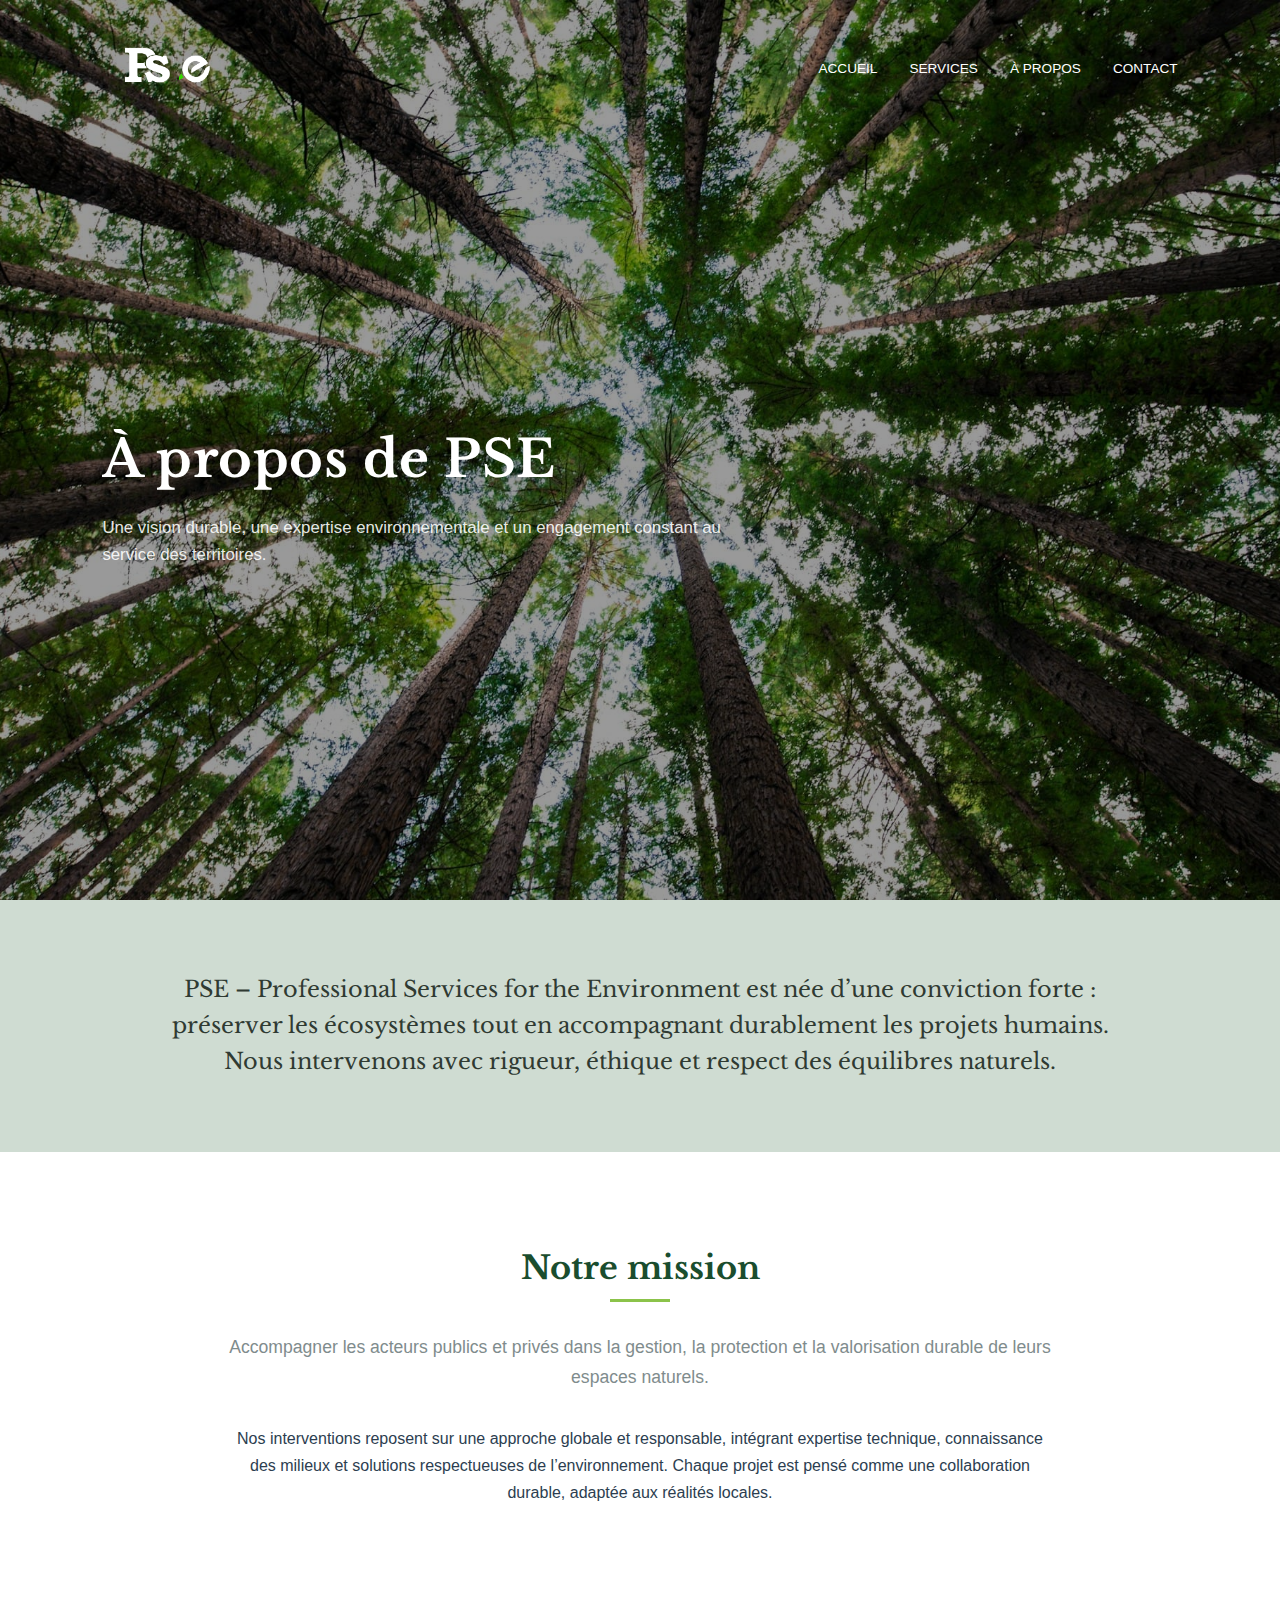
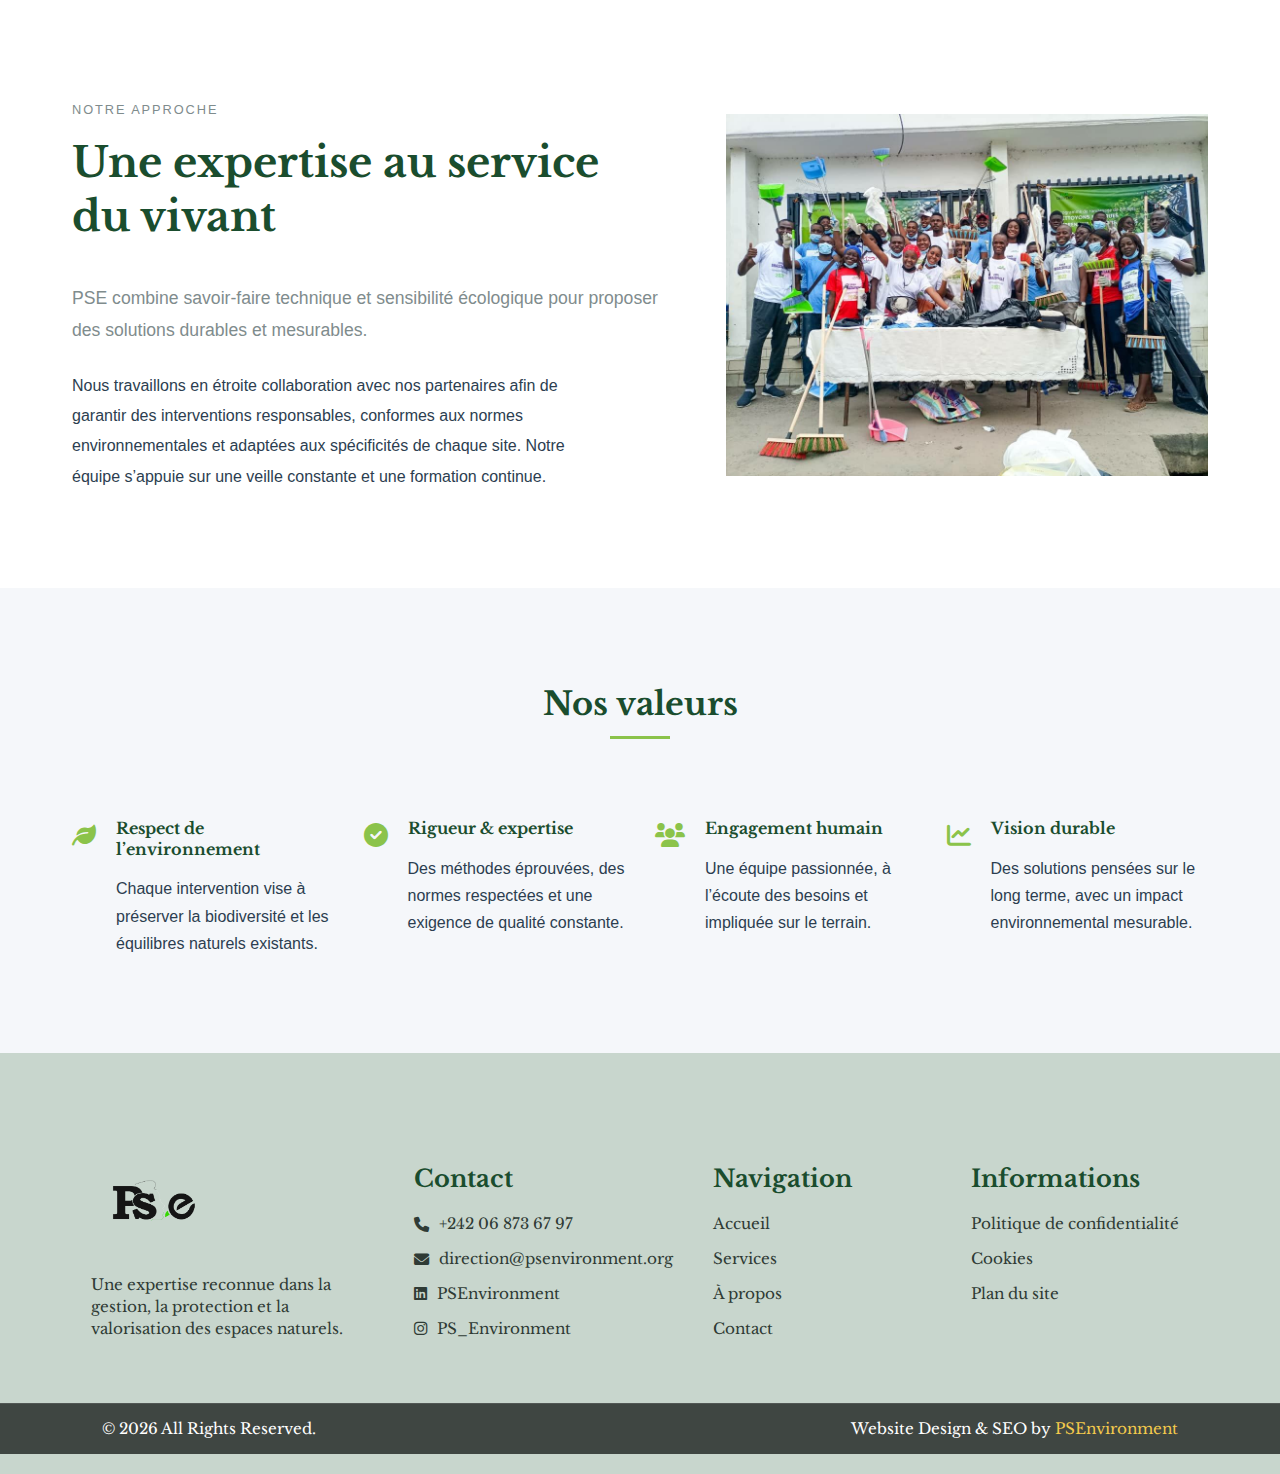
<file: about.html>
<!DOCTYPE html>
<html lang="fr">
<head>
    <meta charset="UTF-8">
    <meta name="viewport" content="width=device-width, initial-scale=1.0">
    <title>À propos – PSE | Professional Services for the Environment</title>

    <meta name="description" content="Découvrez PSE, son engagement, sa vision et son expertise au service de la protection et de la valorisation durable de l’environnement.">

    <!-- Google Fonts -->
    <link rel="preconnect" href="https://fonts.googleapis.com">
    <link rel="preconnect" href="https://fonts.gstatic.com" crossorigin>
    <link href="https://fonts.googleapis.com/css2?family=Libre+Baskerville:wght@400;700&display=swap" rel="stylesheet">

    <!-- Font Awesome -->
    <link rel="stylesheet" href="https://cdnjs.cloudflare.com/ajax/libs/font-awesome/6.0.0/css/all.min.css">

    <!-- CSS -->
    <link rel="stylesheet" href="css/style.css">
    <!-- Favicon site PSE -->
    <link rel="icon" href="faviconpse.png" type="image/png">
    <link rel="apple-touch-icon" href="faviconpse.png">

</head>
<body>

<!-- ================= HERO ================= -->
<section class="hero">

    <!-- Top navigation -->
    <div class="hero-top">
        <div class="hero-brand">
            <img src="images/logo-pse.png" alt="PSE logo">
        </div>

        <div class="hero-links">
            <a href="index.html">Accueil</a>
            <a href="services.html">Services</a>
            <a href="about.html">À propos</a>
            <a href="contact.html">Contact</a>
        </div>
    </div>

    <div class="hero-overlay"></div>

    <!-- Hero content (SANS boutons) -->
    <div class="hero-content">
        <h1>À propos de PSE</h1>
        <p>
            Une vision durable, une expertise environnementale
            et un engagement constant au service des territoires.
        </p>
    </div>

</section>

<!-- ================= INTRO ================= -->
<section class="about-intro">
    <div class="container">
        <p>
            PSE – Professional Services for the Environment est née d’une conviction forte :
            préserver les écosystèmes tout en accompagnant durablement les projets humains.
            Nous intervenons avec rigueur, éthique et respect des équilibres naturels.
        </p>
    </div>
</section>

<!-- ================= MISSION ================= -->
<section class="section">
    <div class="container text-center" style="max-width: 900px;">
        <h2 class="section-title">Notre mission</h2>

        <p style="font-size: 1.1rem; color: var(--neutral-mid); margin-bottom: 2rem;">
            Accompagner les acteurs publics et privés dans la gestion,
            la protection et la valorisation durable de leurs espaces naturels.
        </p>

        <p>
            Nos interventions reposent sur une approche globale et responsable,
            intégrant expertise technique, connaissance des milieux et solutions
            respectueuses de l’environnement. Chaque projet est pensé comme
            une collaboration durable, adaptée aux réalités locales.
        </p>
    </div>
</section>

<!-- ================= ABOUT SPLIT ================= -->
<section class="section about-split">
    <div class="container about-grid-2">

        <!-- Texte -->
        <div class="about-text">
            <span class="about-eyebrow">Notre approche</span>

            <h2 class="about-title">Une expertise au service du vivant</h2>

            <p class="about-lead">
                PSE combine savoir-faire technique et sensibilité écologique
                pour proposer des solutions durables et mesurables.
            </p>

            <p class="about-paragraph">
                Nous travaillons en étroite collaboration avec nos partenaires
                afin de garantir des interventions responsables, conformes aux
                normes environnementales et adaptées aux spécificités de chaque site.
                Notre équipe s’appuie sur une veille constante et une formation continue.
            </p>
        </div>

        <!-- Image -->
        <div class="about-image">
            <img src="images/about.jpg" alt="Équipe PSE sur le terrain">
        </div>

    </div>
</section>

<!-- ================= VALEURS ================= -->
<section class="section bg-light">
    <div class="container">

        <div class="text-center">
            <h2 class="section-title">Nos valeurs</h2>
        </div>

        <div class="reasons-grid" style="margin-top: 4rem;">

            <div class="reason-item">
                <i class="fas fa-leaf"></i>
                <div>
                    <h4>Respect de l’environnement</h4>
                    <p>
                        Chaque intervention vise à préserver la biodiversité
                        et les équilibres naturels existants.
                    </p>
                </div>
            </div>

            <div class="reason-item">
                <i class="fas fa-check-circle"></i>
                <div>
                    <h4>Rigueur & expertise</h4>
                    <p>
                        Des méthodes éprouvées, des normes respectées
                        et une exigence de qualité constante.
                    </p>
                </div>
            </div>

            <div class="reason-item">
                <i class="fas fa-users"></i>
                <div>
                    <h4>Engagement humain</h4>
                    <p>
                        Une équipe passionnée, à l’écoute des besoins
                        et impliquée sur le terrain.
                    </p>
                </div>
            </div>

            <div class="reason-item">
                <i class="fas fa-chart-line"></i>
                <div>
                    <h4>Vision durable</h4>
                    <p>
                        Des solutions pensées sur le long terme,
                        avec un impact environnemental mesurable.
                    </p>
                </div>
            </div>

        </div>
    </div>
</section>

<!-- ================= FOOTER ================= -->
<footer class="site-footer">

    <div class="footer-inner">

        <div class="footer-col footer-brand">
            <img src="images/logo-pse foot.png" alt="PSE Logo" class="footer-logo">
            <p>
                Une expertise reconnue dans la gestion,
                la protection et la valorisation des espaces naturels.
            </p>
        </div>

        <div class="footer-col">
            <h4>Contact</h4>
            <ul>
                <li><i class="fas fa-phone"></i> +242 06 873 67 97</li>
                <li><i class="fas fa-envelope"></i> direction@psenvironment.org</li>
                <li><i class="fab fa-linkedin"></i> PSEnvironment</li>
                <li><i class="fab fa-instagram"></i> PS_Environment</li>
            </ul>
        </div>

        <div class="footer-col">
            <h4>Navigation</h4>
            <ul>
                <li>Accueil</li>
                <li>Services</li>
                <li>À propos</li>
                <li>Contact</li>
            </ul>
        </div>

        <div class="footer-col">
            <h4>Informations</h4>
            <ul>
                <li>Politique de confidentialité</li>
                <li>Cookies</li>
                <li>Plan du site</li>
            </ul>
        </div>

    </div>

    <div class="footer-bottom">
        <p>© 2026 All Rights Reserved.</p>
        <p>Website Design & SEO by <span>PSEnvironment</span></p>
    </div>

</footer>

</body>
</html>
</file>
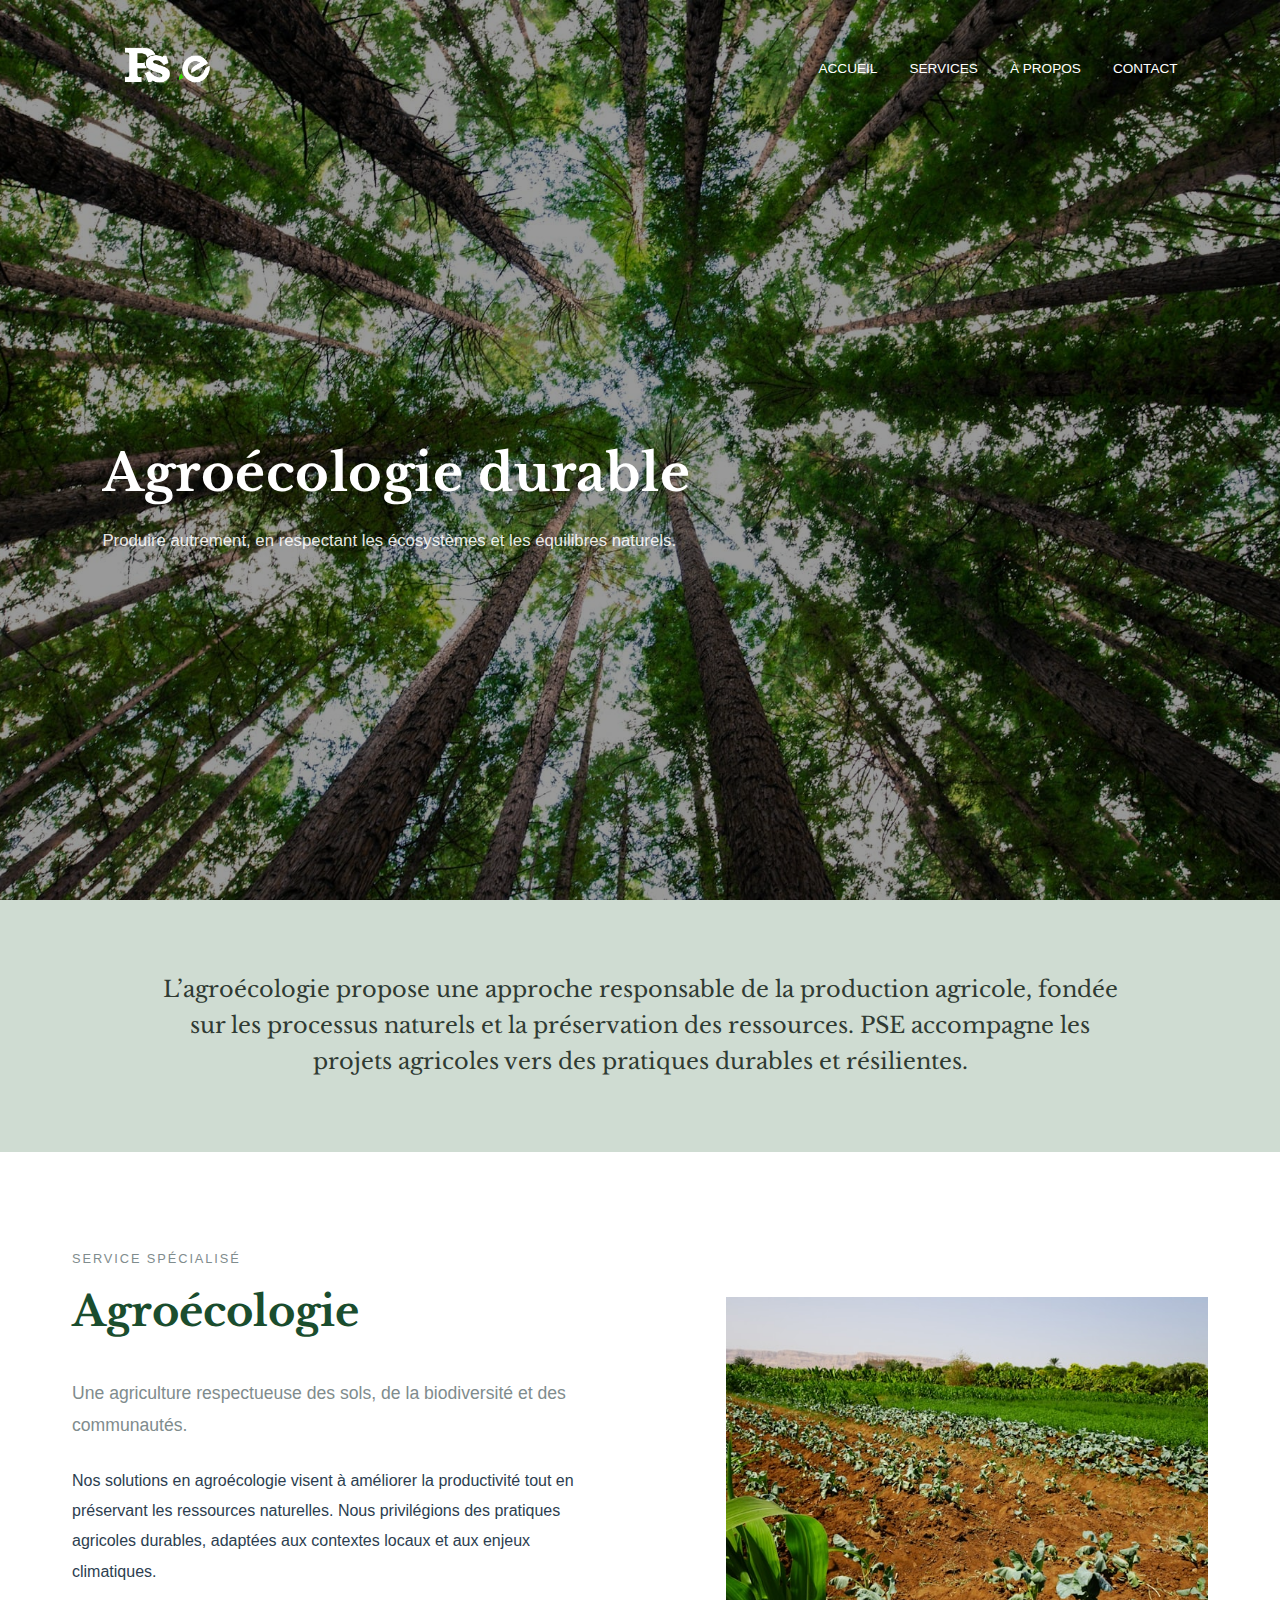
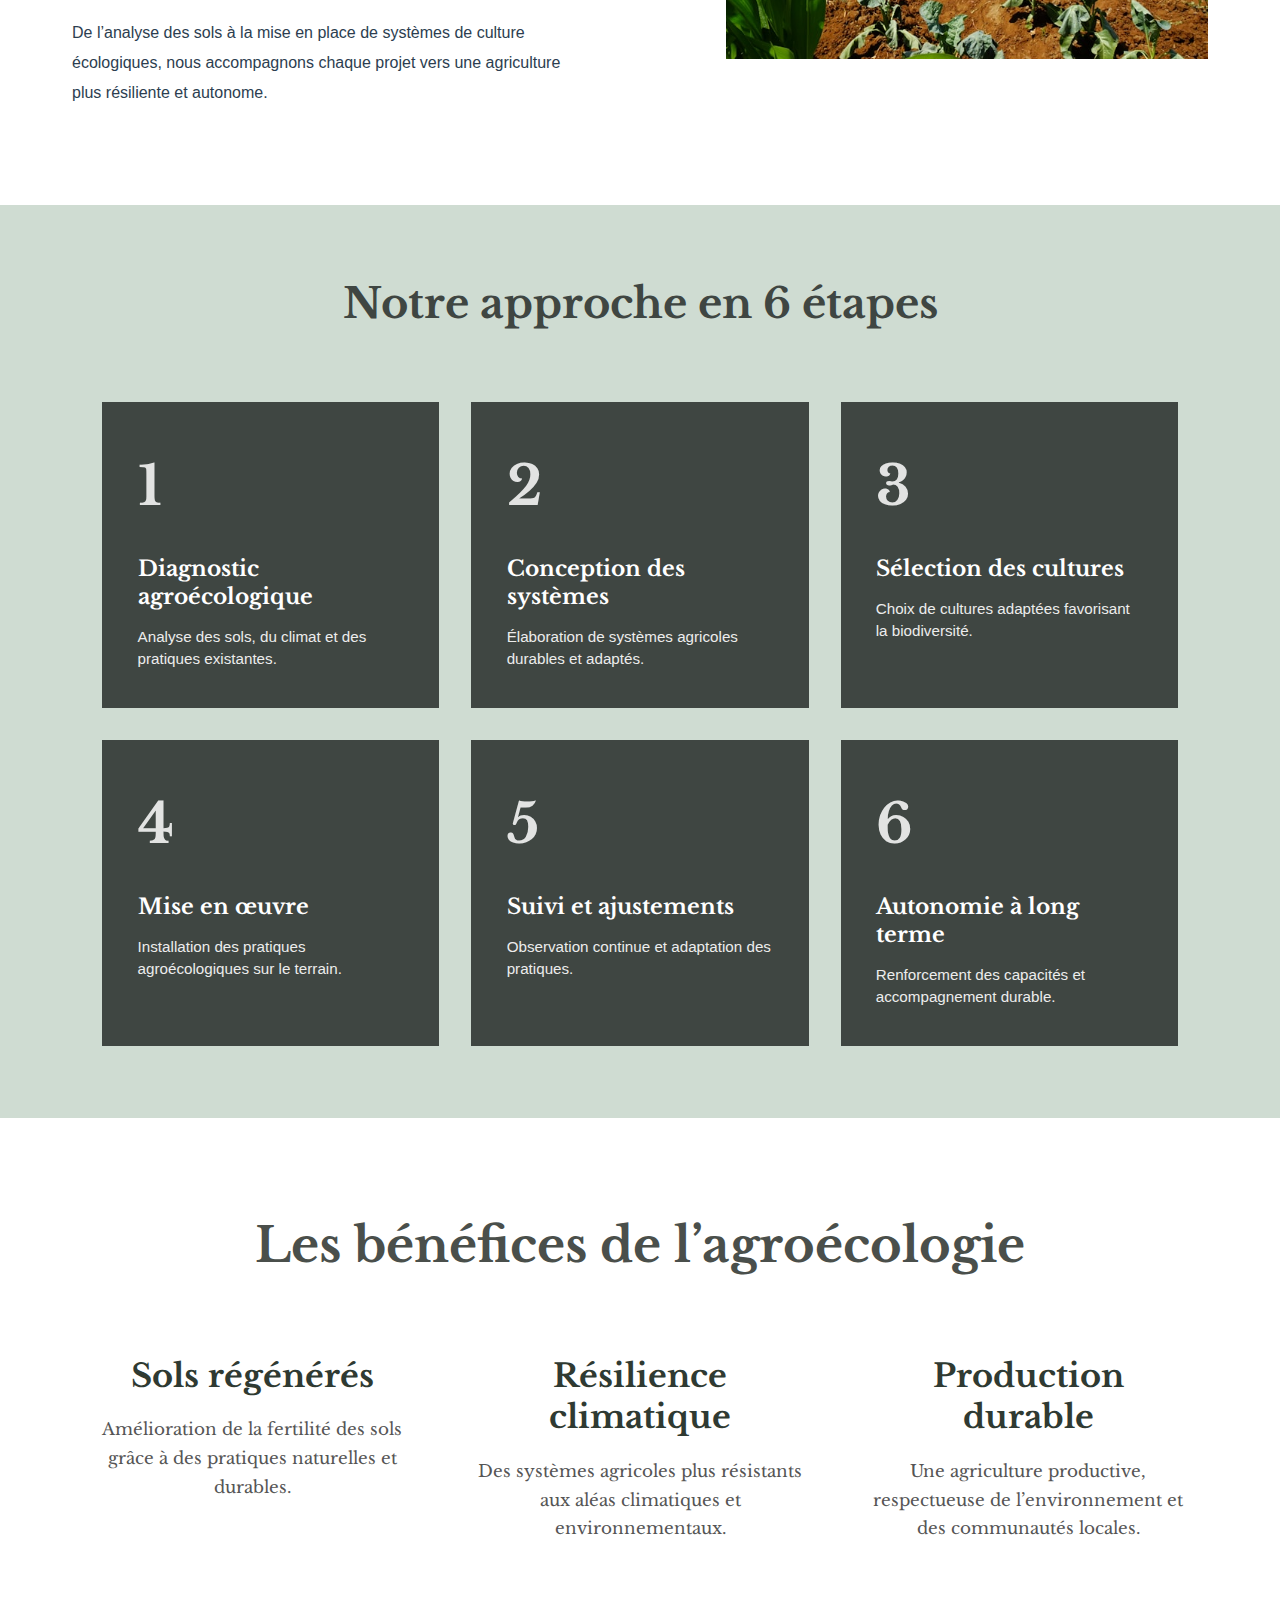
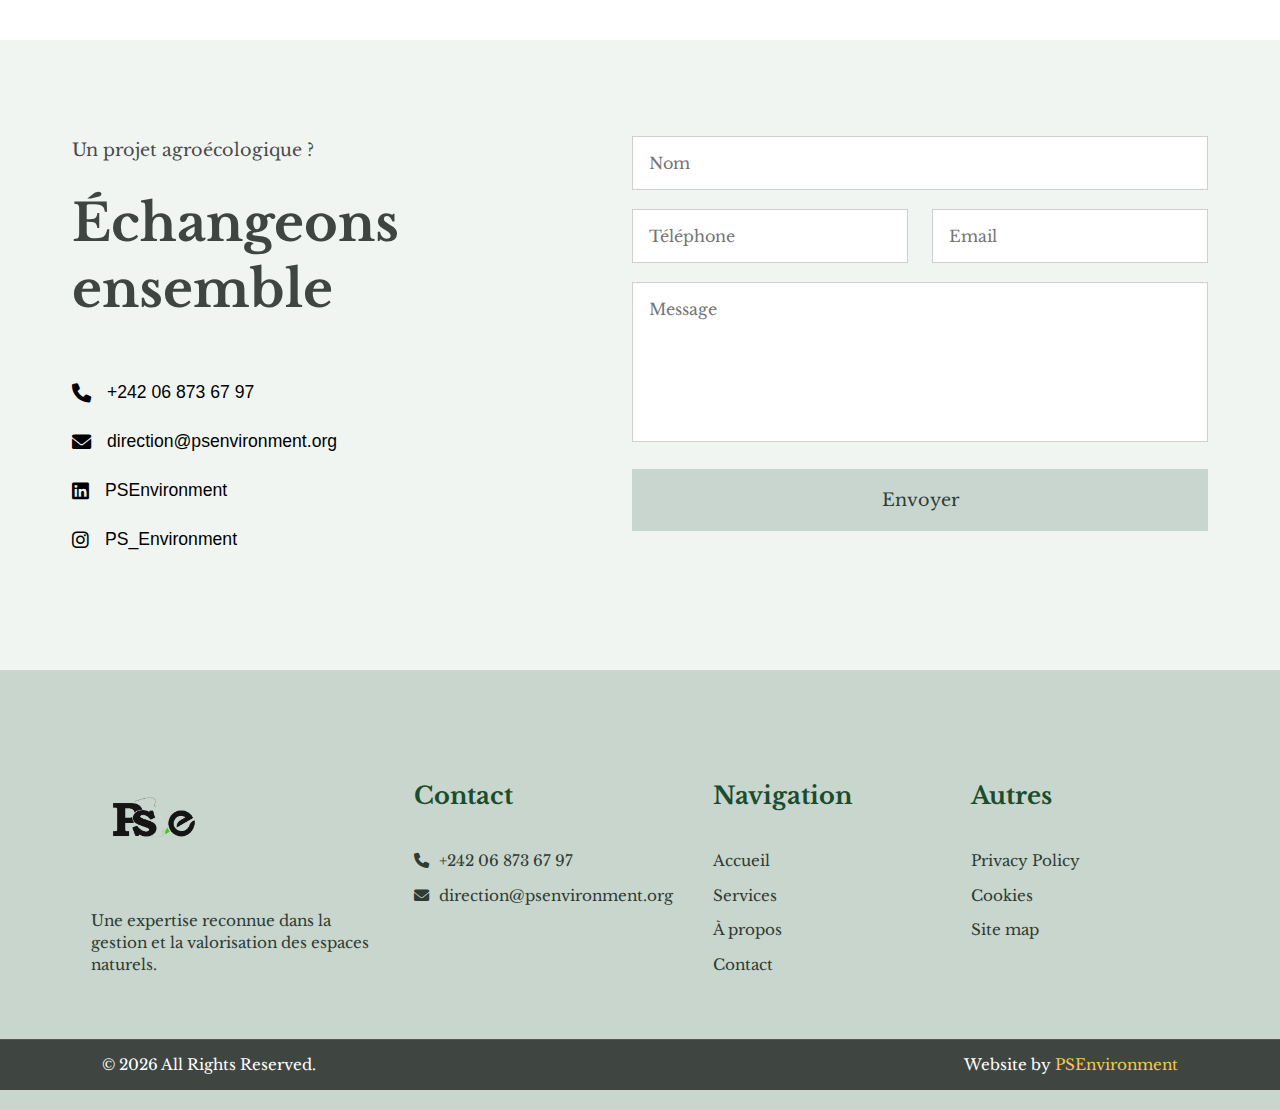
<file: agroecologie.html>
<!DOCTYPE html>
<html lang="fr">
<head>
    <meta charset="UTF-8">
    <title>Agroécologie | PSE</title>
    <meta name="viewport" content="width=device-width, initial-scale=1.0">

    <!-- Fonts -->
    <link rel="preconnect" href="https://fonts.googleapis.com">
    <link rel="preconnect" href="https://fonts.gstatic.com" crossorigin>
    <link href="https://fonts.googleapis.com/css2?family=Libre+Baskerville:wght@400;700&display=swap" rel="stylesheet">

    <!-- Icons -->
    <link rel="stylesheet" href="https://cdnjs.cloudflare.com/ajax/libs/font-awesome/6.0.0/css/all.min.css">

    <!-- CSS principal -->
    <link rel="stylesheet" href="css/style.css">
    <!-- Favicon site PSE -->
    <link rel="icon" href="faviconpse.png" type="image/png">
    <link rel="apple-touch-icon" href="faviconpse.png">
</head>
<body>

<!-- ================= HERO ================= -->
<section class="hero" style="background-image:url('images/hero-bg.jpg');">

    <div class="hero-top">
        <div class="hero-brand">
            <img src="images/logo-pse.png" alt="PSE">
        </div>

        <div class="hero-links">
            <a href="index.html">Accueil</a>
            <a href="services.html">Services</a>
            <a href="about.html">À propos</a>
            <a href="contact.html">Contact</a>
        </div>
    </div>

    <div class="hero-overlay"></div>

    <div class="hero-content">
        <h1>Agroécologie durable</h1>
        <p>
            Produire autrement, en respectant les écosystèmes
            et les équilibres naturels.
        </p>
    </div>
</section>

<!-- ================= INTRO SERVICE ================= -->
<section class="about-intro">
    <div class="container">
        <p>
            L’agroécologie propose une approche responsable de
            la production agricole, fondée sur les processus
            naturels et la préservation des ressources.
            PSE accompagne les projets agricoles vers des
            pratiques durables et résilientes.
        </p>
    </div>
</section>

<!-- ================= DESCRIPTION ================= -->
<section class="section about-split">
    <div class="container about-grid-2">

        <div class="about-text">
            <span class="about-eyebrow">Service spécialisé</span>
            <h2 class="about-title">Agroécologie</h2>

            <p class="about-lead">
                Une agriculture respectueuse des sols,
                de la biodiversité et des communautés.
            </p>

            <p class="about-paragraph">
                Nos solutions en agroécologie visent à améliorer
                la productivité tout en préservant les ressources
                naturelles. Nous privilégions des pratiques
                agricoles durables, adaptées aux contextes locaux
                et aux enjeux climatiques.
                <br><br>
                De l’analyse des sols à la mise en place de
                systèmes de culture écologiques, nous accompagnons
                chaque projet vers une agriculture plus résiliente
                et autonome.
            </p>
        </div>

        <div class="about-image">
            <img src="images/agroecologie.jpg" alt="Agroécologie PSE">
        </div>

    </div>
</section>

<!-- ================= PROCESSUS (6 ÉTAPES) ================= -->
<section class="process-section">
    <h2 class="process-title">Notre approche en 6 étapes</h2>

    <div class="process-grid">

        <div class="process-card">
            <span class="process-step">1</span>
            <h3>Diagnostic agroécologique</h3>
            <p>Analyse des sols, du climat et des pratiques existantes.</p>
        </div>

        <div class="process-card">
            <span class="process-step">2</span>
            <h3>Conception des systèmes</h3>
            <p>Élaboration de systèmes agricoles durables et adaptés.</p>
        </div>

        <div class="process-card">
            <span class="process-step">3</span>
            <h3>Sélection des cultures</h3>
            <p>Choix de cultures adaptées favorisant la biodiversité.</p>
        </div>

        <div class="process-card">
            <span class="process-step">4</span>
            <h3>Mise en œuvre</h3>
            <p>Installation des pratiques agroécologiques sur le terrain.</p>
        </div>

        <div class="process-card">
            <span class="process-step">5</span>
            <h3>Suivi et ajustements</h3>
            <p>Observation continue et adaptation des pratiques.</p>
        </div>

        <div class="process-card">
            <span class="process-step">6</span>
            <h3>Autonomie à long terme</h3>
            <p>Renforcement des capacités et accompagnement durable.</p>
        </div>

    </div>
</section>

<!-- ================= SERVICE BENEFITS ================= -->
<section class="service-benefits">
    <div class="container">

        <h2 class="benefits-title">
            Les bénéfices de l’agroécologie
        </h2>

        <div class="benefits-grid">

            <div class="benefit-item">
                <h3>Sols régénérés</h3>
                <p>
                    Amélioration de la fertilité des sols grâce
                    à des pratiques naturelles et durables.
                </p>
            </div>

            <div class="benefit-item">
                <h3>Résilience climatique</h3>
                <p>
                    Des systèmes agricoles plus résistants
                    aux aléas climatiques et environnementaux.
                </p>
            </div>

            <div class="benefit-item">
                <h3>Production durable</h3>
                <p>
                    Une agriculture productive, respectueuse
                    de l’environnement et des communautés locales.
                </p>
            </div>

        </div>

    </div>
</section>

<!-- ================= CONTACT ================= -->
<section class="contact-section">
    <div class="container contact-grid">

        <div class="contact-info">
            <p>Un projet agroécologique ?</p>
            <h2>Échangeons ensemble</h2>

            <ul class="contact-details">
                <li><i class="fas fa-phone"></i> +242 06 873 67 97</li>
                <li><i class="fas fa-envelope"></i> direction@psenvironment.org</li>
                <li><i class="fab fa-linkedin"></i> PSEnvironment</li>
                <li><i class="fab fa-instagram"></i> PS_Environment</li>
            </ul>
        </div>

        <form 
          name="contact"
          method="POST"
          data-netlify="true"
          action="/merci.html"
          class="contact-form"
        >

          <!-- Champ caché obligatoire -->
          <input type="hidden" name="form-name" value="contact">

          <input type="text" name="name" placeholder="Nom" required>

          <div class="form-row">
            <input type="text" name="phone" placeholder="Téléphone">
            <input type="email" name="email" placeholder="Email" required>
          </div>

          <textarea name="message" placeholder="Message" required></textarea>

          <button type="submit">Envoyer</button>
        </form>

    </div>
</section>

<!-- ================= FOOTER ================= -->
<footer class="site-footer">
    <div class="footer-inner">

        <div class="footer-column">
            <img src="images/logo-pse foot.png" class="footer-logo" alt="PSE">
            <p>
                Une expertise reconnue dans la gestion
                et la valorisation des espaces naturels.
            </p>
        </div>

        <div class="footer-column">
            <h4>Contact</h4>
            <ul>
                <li><i class="fas fa-phone"></i> +242 06 873 67 97</li>
                <li><i class="fas fa-envelope"></i> direction@psenvironment.org</li>
            </ul>
        </div>

        <div class="footer-column">
            <h4>Navigation</h4>
            <ul>
                <li>Accueil</li>
                <li>Services</li>
                <li>À propos</li>
                <li>Contact</li>
            </ul>
        </div>

        <div class="footer-column">
            <h4>Autres</h4>
            <ul>
                <li>Privacy Policy</li>
                <li>Cookies</li>
                <li>Site map</li>
            </ul>
        </div>

    </div>

    <div class="footer-bottom">
        <p>© 2026 All Rights Reserved.</p>
        <p>Website by <span>PSEnvironment</span></p>
    </div>
</footer>

</body>
</html>
</file>
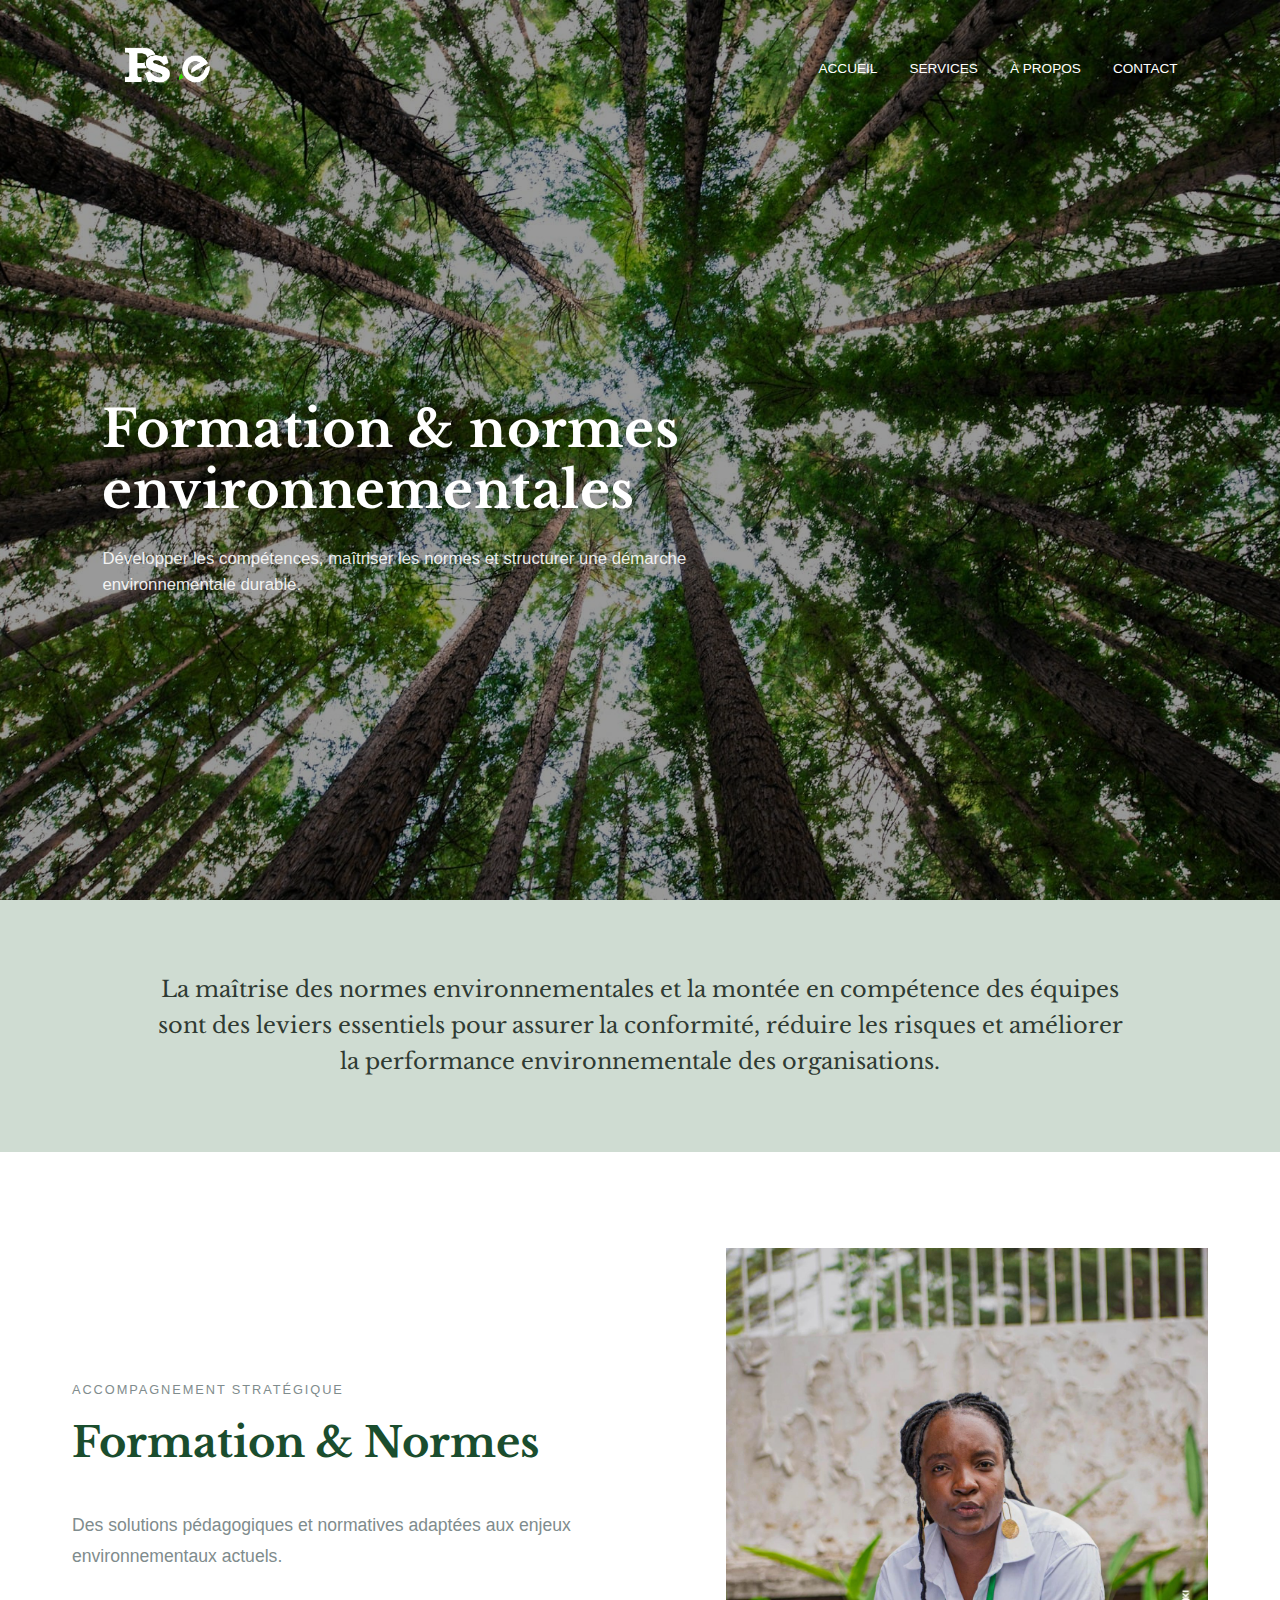
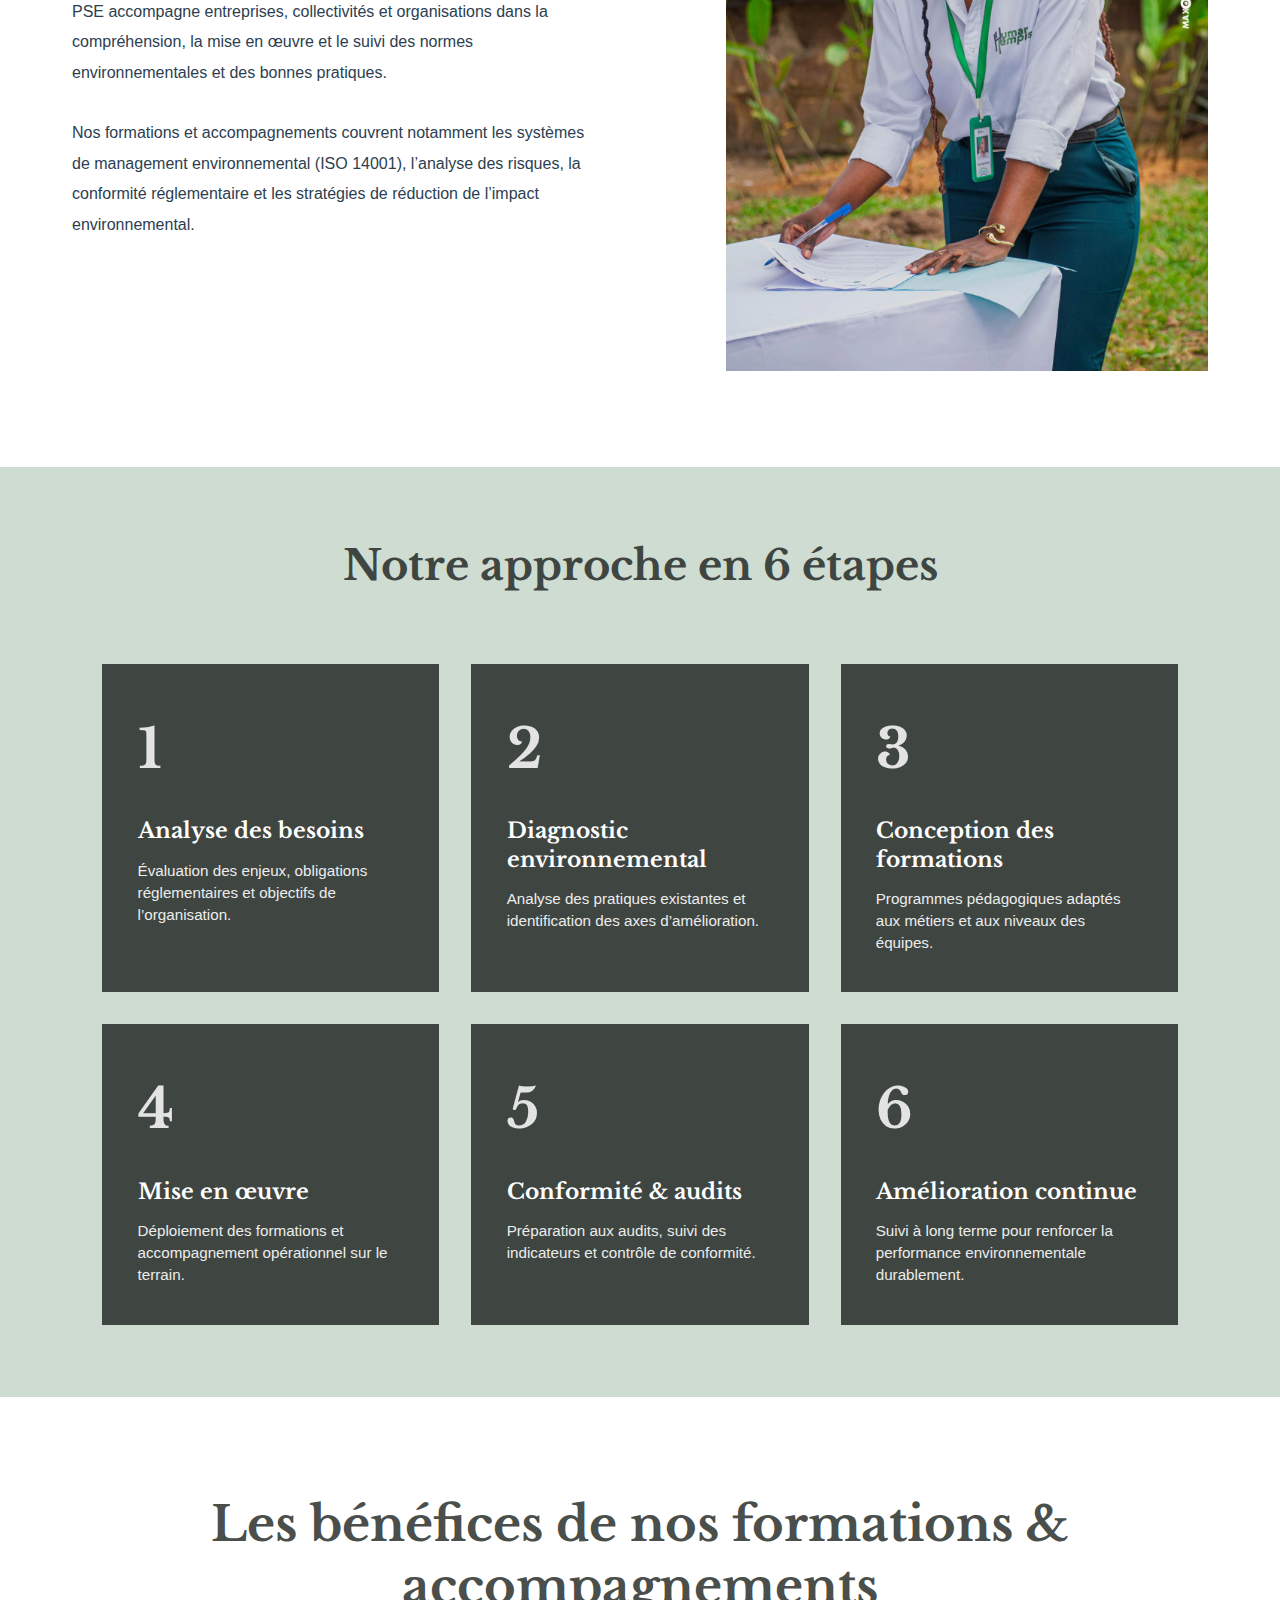
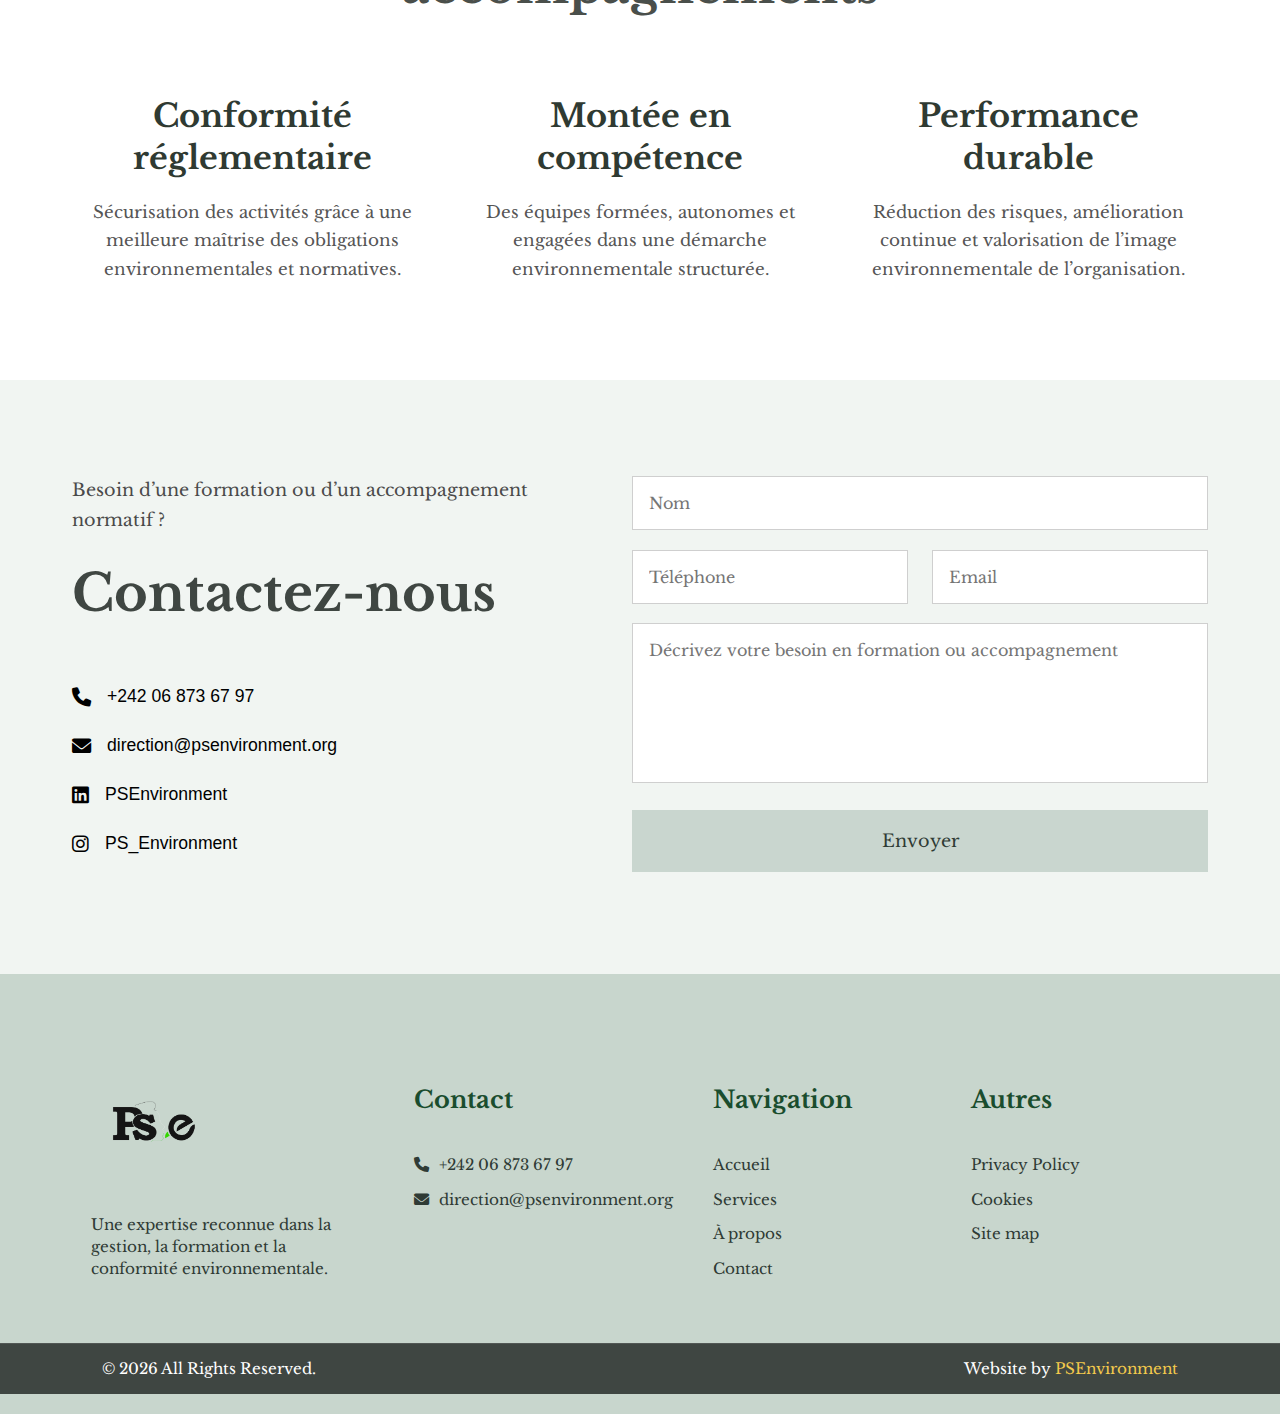
<file: formation-normes.html>
<!DOCTYPE html>
<html lang="fr">
<link rel="icon" href="/faviconpse.png" sizes="any">
<link rel="icon" href="/faviconpse.png" type="image/svg+xml">
<link rel="apple-touch-icon" href="/faviconpse.png">
<head>
    <meta charset="UTF-8">
    <title>Formation & Normes | PSE</title>
    <meta name="viewport" content="width=device-width, initial-scale=1.0">

    <!-- Fonts -->
    <link rel="preconnect" href="https://fonts.googleapis.com">
    <link rel="preconnect" href="https://fonts.gstatic.com" crossorigin>
    <link href="https://fonts.googleapis.com/css2?family=Libre+Baskerville:wght@400;700&display=swap" rel="stylesheet">

    <!-- Icons -->
    <link rel="stylesheet" href="https://cdnjs.cloudflare.com/ajax/libs/font-awesome/6.0.0/css/all.min.css">

    <!-- CSS principal -->
    <link rel="stylesheet" href="css/style.css">
</head>
<body>

<!-- ================= HERO ================= -->
<section class="hero" style="background-image:url('images/hero-bg.jpg');">

    <div class="hero-top">
        <div class="hero-brand">
            <img src="images/logo-pse.png" alt="PSE">
        </div>

        <div class="hero-links">
            <a href="index.html">Accueil</a>
            <a href="services.html">Services</a>
            <a href="about.html">À propos</a>
            <a href="contact.html">Contact</a>
        </div>
    </div>

    <div class="hero-overlay"></div>

    <div class="hero-content">
        <h1>Formation & normes environnementales</h1>
        <p>
            Développer les compétences, maîtriser les normes
            et structurer une démarche environnementale durable.
        </p>
    </div>
</section>

<!-- ================= INTRO SERVICE ================= -->
<section class="about-intro">
    <div class="container">
        <p>
            La maîtrise des normes environnementales et la montée en compétence
            des équipes sont des leviers essentiels pour assurer la conformité,
            réduire les risques et améliorer la performance environnementale
            des organisations.
        </p>
    </div>
</section>

<!-- ================= DESCRIPTION ================= -->
<section class="section about-split">
    <div class="container about-grid-2">

        <div class="about-text">
            <span class="about-eyebrow">Accompagnement stratégique</span>
            <h2 class="about-title">Formation & Normes</h2>

            <p class="about-lead">
                Des solutions pédagogiques et normatives adaptées
                aux enjeux environnementaux actuels.
            </p>

            <p class="about-paragraph">
                PSE accompagne entreprises, collectivités et organisations
                dans la compréhension, la mise en œuvre et le suivi
                des normes environnementales et des bonnes pratiques.
                <br><br>
                Nos formations et accompagnements couvrent notamment
                les systèmes de management environnemental (ISO 14001),
                l’analyse des risques, la conformité réglementaire
                et les stratégies de réduction de l’impact environnemental.
            </p>
        </div>

        <div class="about-image">
            <img src="images/formation.jpg" alt="Formation environnementale PSE">
        </div>

    </div>
</section>

<!-- ================= PROCESSUS (6 ÉTAPES) ================= -->
<section class="process-section">
    <h2 class="process-title">Notre approche en 6 étapes</h2>

    <div class="process-grid">

        <div class="process-card">
            <span class="process-step">1</span>
            <h3>Analyse des besoins</h3>
            <p>Évaluation des enjeux, obligations réglementaires et objectifs de l’organisation.</p>
        </div>

        <div class="process-card">
            <span class="process-step">2</span>
            <h3>Diagnostic environnemental</h3>
            <p>Analyse des pratiques existantes et identification des axes d’amélioration.</p>
        </div>

        <div class="process-card">
            <span class="process-step">3</span>
            <h3>Conception des formations</h3>
            <p>Programmes pédagogiques adaptés aux métiers et aux niveaux des équipes.</p>
        </div>

        <div class="process-card">
            <span class="process-step">4</span>
            <h3>Mise en œuvre</h3>
            <p>Déploiement des formations et accompagnement opérationnel sur le terrain.</p>
        </div>

        <div class="process-card">
            <span class="process-step">5</span>
            <h3>Conformité & audits</h3>
            <p>Préparation aux audits, suivi des indicateurs et contrôle de conformité.</p>
        </div>

        <div class="process-card">
            <span class="process-step">6</span>
            <h3>Amélioration continue</h3>
            <p>Suivi à long terme pour renforcer la performance environnementale durablement.</p>
        </div>

    </div>
</section>

<!-- ================= SERVICE BENEFITS ================= -->
<section class="service-benefits">
    <div class="container">

        <h2 class="benefits-title">
            Les bénéfices de nos formations & accompagnements
        </h2>

        <div class="benefits-grid">

            <div class="benefit-item">
                <h3>Conformité réglementaire</h3>
                <p>
                    Sécurisation des activités grâce à une meilleure maîtrise
                    des obligations environnementales et normatives.
                </p>
            </div>

            <div class="benefit-item">
                <h3>Montée en compétence</h3>
                <p>
                    Des équipes formées, autonomes et engagées dans une
                    démarche environnementale structurée.
                </p>
            </div>

            <div class="benefit-item">
                <h3>Performance durable</h3>
                <p>
                    Réduction des risques, amélioration continue et valorisation
                    de l’image environnementale de l’organisation.
                </p>
            </div>

        </div>

    </div>
</section>

<!-- ================= CONTACT ================= -->
<section class="contact-section">
    <div class="container contact-grid">

        <div class="contact-info">
            <p>Besoin d’une formation ou d’un accompagnement normatif ?</p>
            <h2>Contactez-nous</h2>

            <ul class="contact-details">
                <li><i class="fas fa-phone"></i> +242 06 873 67 97</li>
                <li><i class="fas fa-envelope"></i> direction@psenvironment.org</li>
                <li><i class="fab fa-linkedin"></i> PSEnvironment</li>
                <li><i class="fab fa-instagram"></i> PS_Environment</li>
            </ul>
        </div>

        <form class="contact-form">
            <input type="text" placeholder="Nom">
            <div class="form-row">
                <input type="text" placeholder="Téléphone">
                <input type="email" placeholder="Email">
            </div>
            <textarea placeholder="Décrivez votre besoin en formation ou accompagnement"></textarea>
            <button type="submit">Envoyer</button>
        </form>

    </div>
</section>

<!-- ================= FOOTER ================= -->
<footer class="site-footer">
    <div class="footer-inner">

        <div class="footer-column">
            <img src="images/logo-pse foot.png" class="footer-logo" alt="PSE">
            <p>
                Une expertise reconnue dans la gestion,
                la formation et la conformité environnementale.
            </p>
        </div>

        <div class="footer-column">
            <h4>Contact</h4>
            <ul>
                <li><i class="fas fa-phone"></i> +242 06 873 67 97</li>
                <li><i class="fas fa-envelope"></i> direction@psenvironment.org</li>
            </ul>
        </div>

        <div class="footer-column">
            <h4>Navigation</h4>
            <ul>
                <li>Accueil</li>
                <li>Services</li>
                <li>À propos</li>
                <li>Contact</li>
            </ul>
        </div>

        <div class="footer-column">
            <h4>Autres</h4>
            <ul>
                <li>Privacy Policy</li>
                <li>Cookies</li>
                <li>Site map</li>
            </ul>
        </div>

    </div>

    <div class="footer-bottom">
        <p>© 2026 All Rights Reserved.</p>
        <p>Website by <span>PSEnvironment</span></p>
    </div>
</footer>

</body>
</html>
</file>
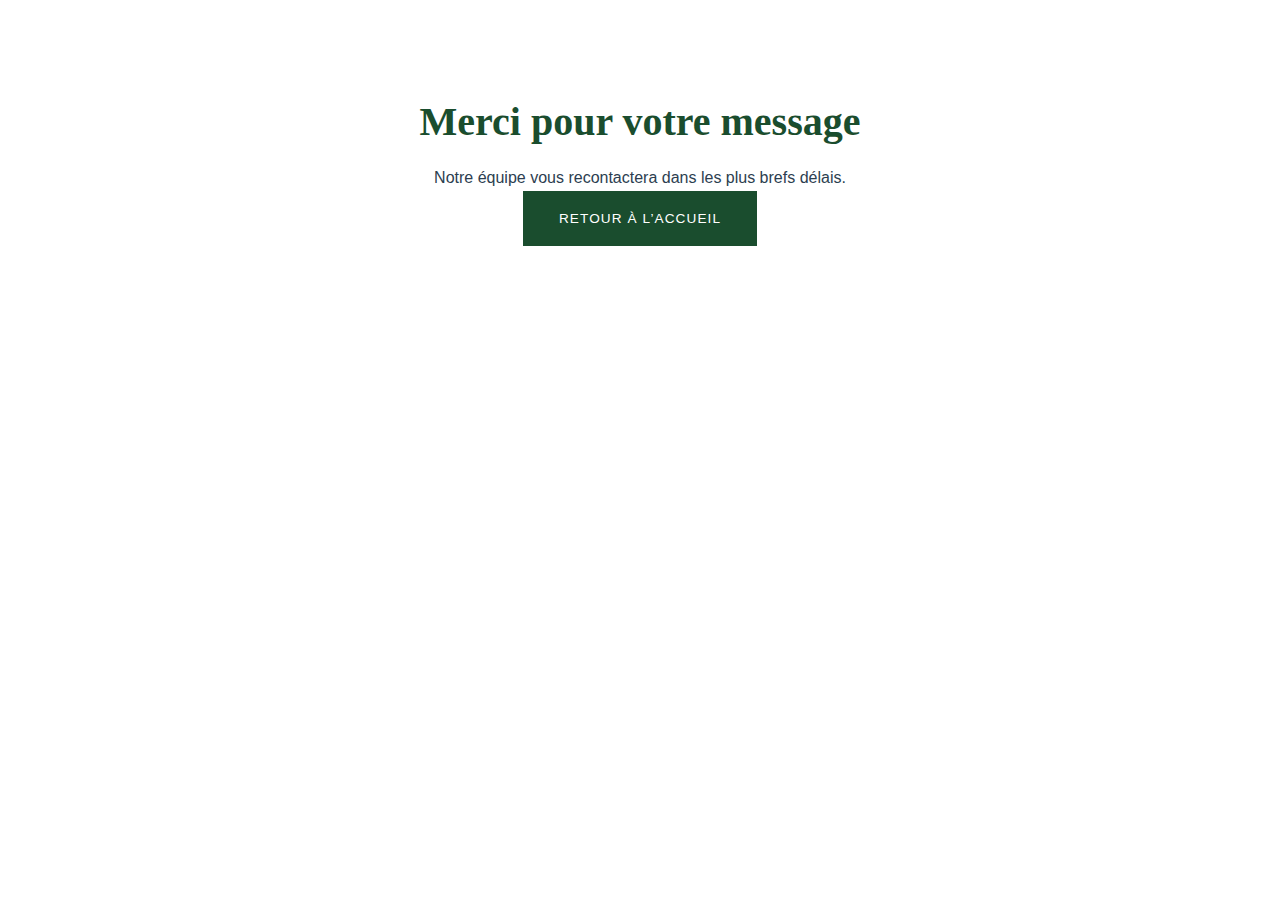
<file: merci.html>
<!DOCTYPE html>
<html lang="fr">
<head>
  <meta charset="UTF-8">
  <title>Merci | PSE</title>
  <meta name="viewport" content="width=device-width, initial-scale=1.0">
  <link rel="stylesheet" href="css/style.css">
</head>
<body>

<section class="section text-center">
  <h1>Merci pour votre message</h1>
  <p>Notre équipe vous recontactera dans les plus brefs délais.</p>

  <a href="index.html" class="btn btn-services-hover">
    Retour à l’accueil
  </a>
</section>

</body>
</html>
</file>
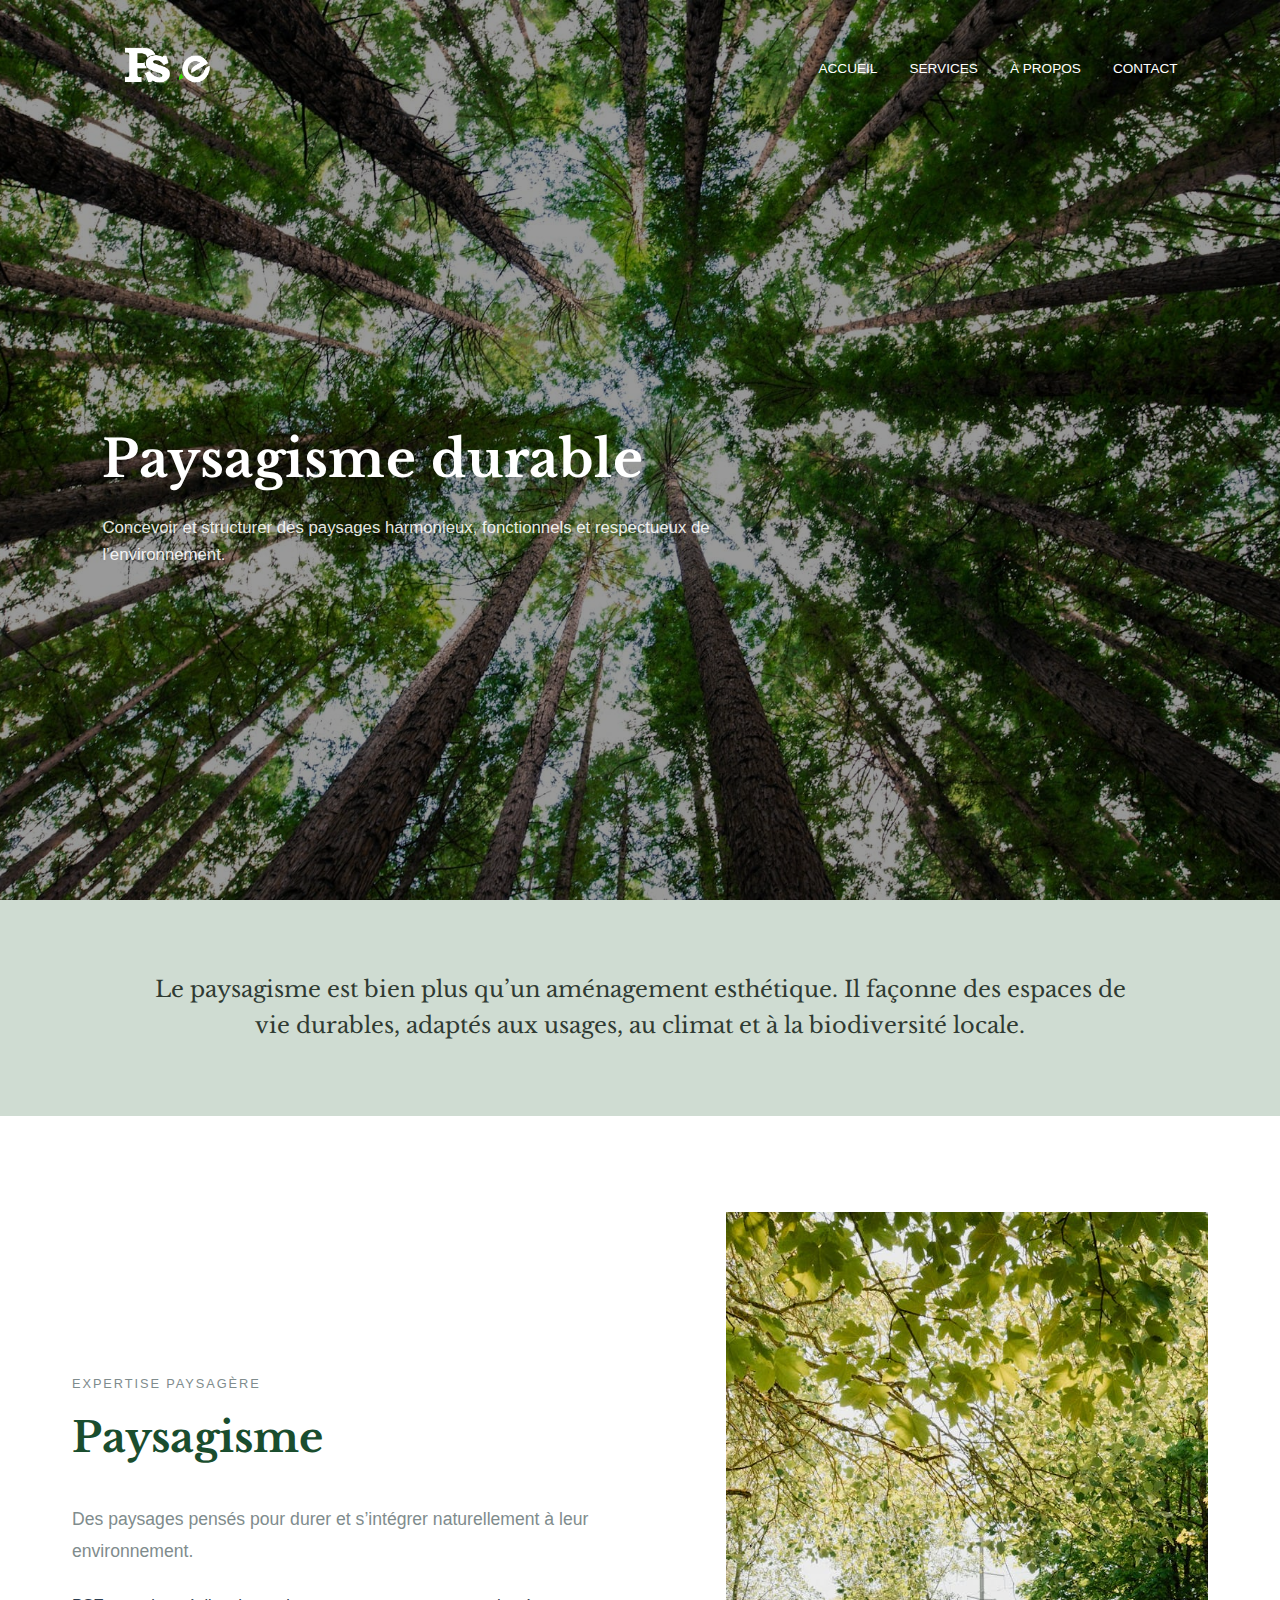
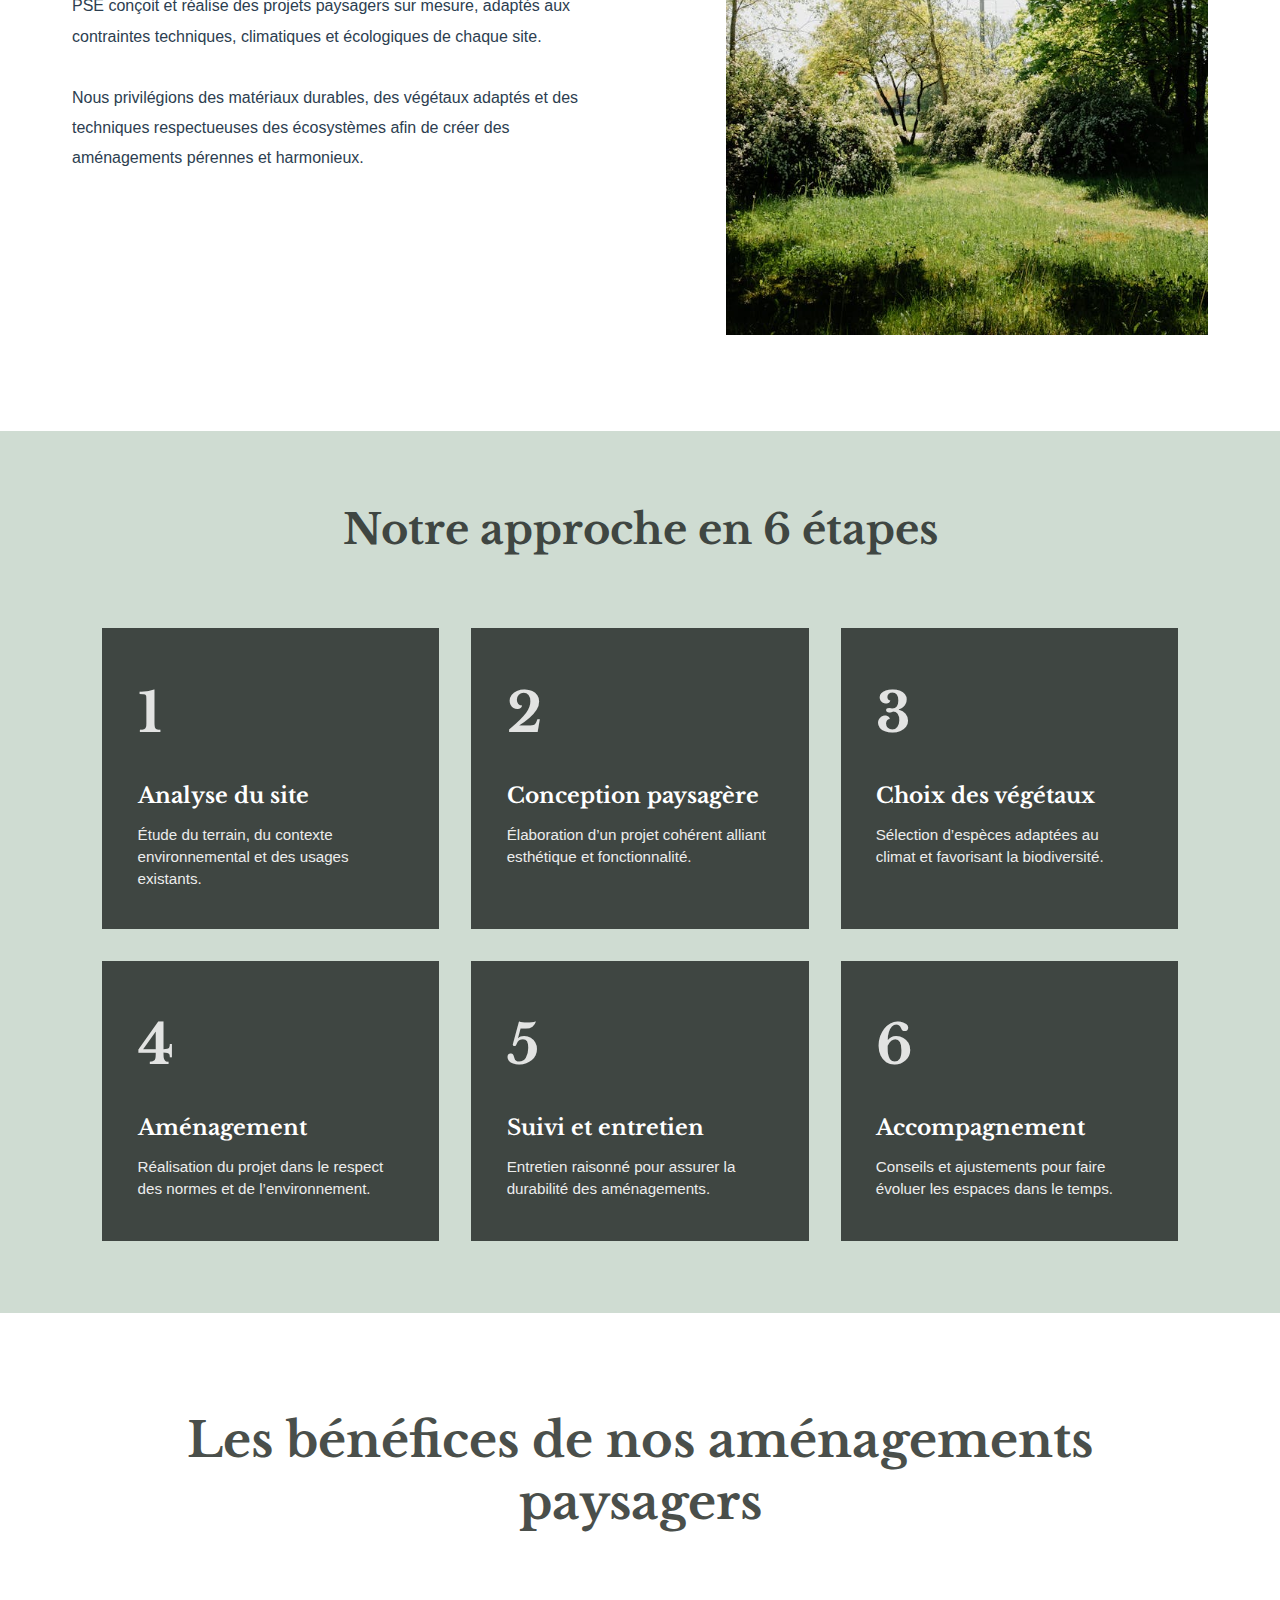
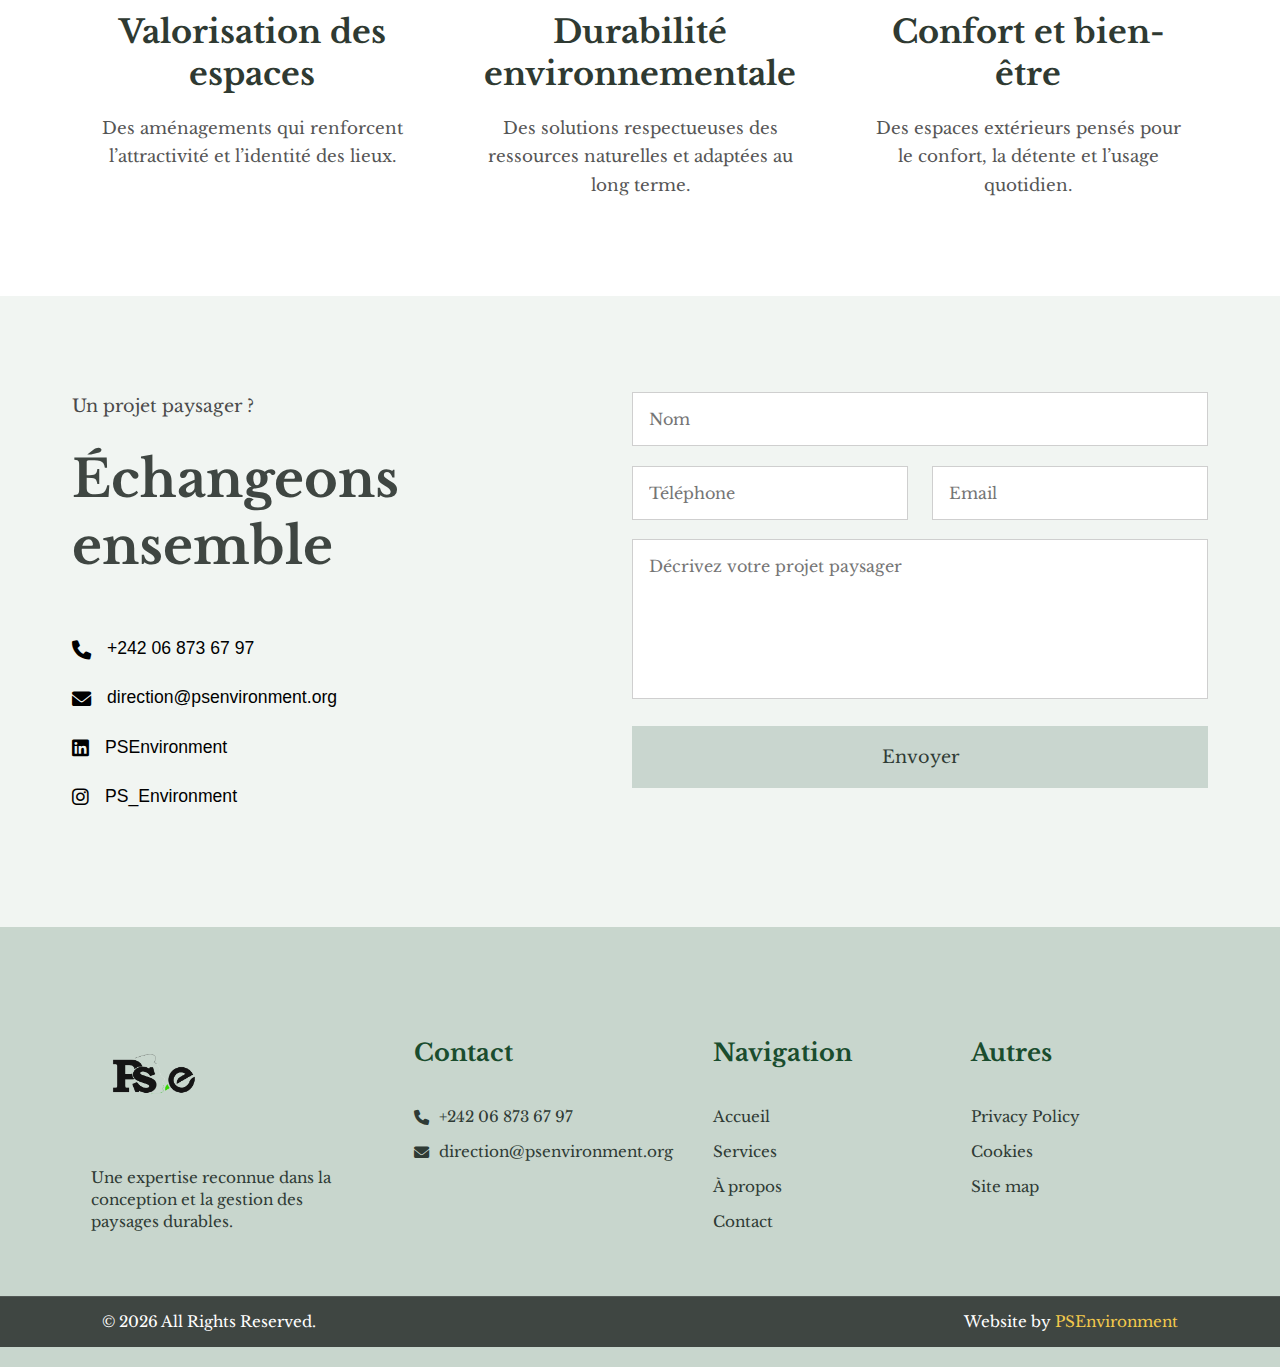
<file: paysagisme.html>
<!DOCTYPE html>
<html lang="fr">
<link rel="icon" href="/faviconpse.png" sizes="any">
<link rel="icon" href="/faviconpse.png" type="image/svg+xml">
<link rel="apple-touch-icon" href="/faviconpse.png">
<head>
    <meta charset="UTF-8">
    <title>Paysagisme | PSE</title>
    <meta name="viewport" content="width=device-width, initial-scale=1.0">

    <!-- Fonts -->
    <link rel="preconnect" href="https://fonts.googleapis.com">
    <link rel="preconnect" href="https://fonts.gstatic.com" crossorigin>
    <link href="https://fonts.googleapis.com/css2?family=Libre+Baskerville:wght@400;700&display=swap" rel="stylesheet">

    <!-- Icons -->
    <link rel="stylesheet" href="https://cdnjs.cloudflare.com/ajax/libs/font-awesome/6.0.0/css/all.min.css">

    <!-- CSS principal -->
    <link rel="stylesheet" href="css/style.css">
</head>
<body>

<!-- ================= HERO ================= -->
<section class="hero" style="background-image:url('images/hero-bg.jpg');">

    <div class="hero-top">
        <div class="hero-brand">
            <img src="images/logo-pse.png" alt="PSE">
        </div>

        <div class="hero-links">
            <a href="index.html">Accueil</a>
            <a href="services.html">Services</a>
            <a href="about.html">À propos</a>
            <a href="contact.html">Contact</a>
        </div>
    </div>

    <div class="hero-overlay"></div>

    <div class="hero-content">
        <h1>Paysagisme durable</h1>
        <p>
            Concevoir et structurer des paysages harmonieux,
            fonctionnels et respectueux de l’environnement.
        </p>
    </div>
</section>

<!-- ================= INTRO SERVICE ================= -->
<section class="about-intro">
    <div class="container">
        <p>
            Le paysagisme est bien plus qu’un aménagement esthétique.
            Il façonne des espaces de vie durables, adaptés aux usages,
            au climat et à la biodiversité locale.
        </p>
    </div>
</section>

<!-- ================= DESCRIPTION ================= -->
<section class="section about-split">
    <div class="container about-grid-2">

        <div class="about-text">
            <span class="about-eyebrow">Expertise paysagère</span>
            <h2 class="about-title">Paysagisme</h2>

            <p class="about-lead">
                Des paysages pensés pour durer et s’intégrer
                naturellement à leur environnement.
            </p>

            <p class="about-paragraph">
                PSE conçoit et réalise des projets paysagers sur mesure,
                adaptés aux contraintes techniques, climatiques et
                écologiques de chaque site.
                <br><br>
                Nous privilégions des matériaux durables, des végétaux
                adaptés et des techniques respectueuses des écosystèmes
                afin de créer des aménagements pérennes et harmonieux.
            </p>
        </div>

        <div class="about-image">
            <img src="images/paysagisme.jpg" alt="Projet paysager PSE">
        </div>

    </div>
</section>

<!-- ================= PROCESSUS (6 ÉTAPES) ================= -->
<section class="process-section">
    <h2 class="process-title">Notre approche en 6 étapes</h2>

    <div class="process-grid">

        <div class="process-card">
            <span class="process-step">1</span>
            <h3>Analyse du site</h3>
            <p>Étude du terrain, du contexte environnemental et des usages existants.</p>
        </div>

        <div class="process-card">
            <span class="process-step">2</span>
            <h3>Conception paysagère</h3>
            <p>Élaboration d’un projet cohérent alliant esthétique et fonctionnalité.</p>
        </div>

        <div class="process-card">
            <span class="process-step">3</span>
            <h3>Choix des végétaux</h3>
            <p>Sélection d’espèces adaptées au climat et favorisant la biodiversité.</p>
        </div>

        <div class="process-card">
            <span class="process-step">4</span>
            <h3>Aménagement</h3>
            <p>Réalisation du projet dans le respect des normes et de l’environnement.</p>
        </div>

        <div class="process-card">
            <span class="process-step">5</span>
            <h3>Suivi et entretien</h3>
            <p>Entretien raisonné pour assurer la durabilité des aménagements.</p>
        </div>

        <div class="process-card">
            <span class="process-step">6</span>
            <h3>Accompagnement</h3>
            <p>Conseils et ajustements pour faire évoluer les espaces dans le temps.</p>
        </div>

    </div>
</section>

<!-- ================= BENEFICES ================= -->
<section class="service-benefits">
    <div class="container">

        <h2 class="benefits-title">
            Les bénéfices de nos aménagements paysagers
        </h2>

        <div class="benefits-grid">

            <div class="benefit-item">
                <h3>Valorisation des espaces</h3>
                <p>
                    Des aménagements qui renforcent l’attractivité et
                    l’identité des lieux.
                </p>
            </div>

            <div class="benefit-item">
                <h3>Durabilité environnementale</h3>
                <p>
                    Des solutions respectueuses des ressources naturelles
                    et adaptées au long terme.
                </p>
            </div>

            <div class="benefit-item">
                <h3>Confort et bien-être</h3>
                <p>
                    Des espaces extérieurs pensés pour le confort,
                    la détente et l’usage quotidien.
                </p>
            </div>

        </div>

    </div>
</section>

<!-- ================= CONTACT ================= -->
<section class="contact-section">
    <div class="container contact-grid">

        <div class="contact-info">
            <p>Un projet paysager ?</p>
            <h2>Échangeons ensemble</h2>

            <ul class="contact-details">
                <li><i class="fas fa-phone"></i> +242 06 873 67 97</li>
                <li><i class="fas fa-envelope"></i> direction@psenvironment.org</li>
                <li><i class="fab fa-linkedin"></i> PSEnvironment</li>
                <li><i class="fab fa-instagram"></i> PS_Environment</li>
            </ul>
        </div>

        <form class="contact-form">
            <input type="text" placeholder="Nom">
            <div class="form-row">
                <input type="text" placeholder="Téléphone">
                <input type="email" placeholder="Email">
            </div>
            <textarea placeholder="Décrivez votre projet paysager"></textarea>
            <button type="submit">Envoyer</button>
        </form>

    </div>
</section>

<!-- ================= FOOTER ================= -->
<footer class="site-footer">
    <div class="footer-inner">

        <div class="footer-column">
            <img src="images/logo-pse foot.png" class="footer-logo" alt="PSE">
            <p>
                Une expertise reconnue dans la conception
                et la gestion des paysages durables.
            </p>
        </div>

        <div class="footer-column">
            <h4>Contact</h4>
            <ul>
                <li><i class="fas fa-phone"></i> +242 06 873 67 97</li>
                <li><i class="fas fa-envelope"></i> direction@psenvironment.org</li>
            </ul>
        </div>

        <div class="footer-column">
            <h4>Navigation</h4>
            <ul>
                <li>Accueil</li>
                <li>Services</li>
                <li>À propos</li>
                <li>Contact</li>
            </ul>
        </div>

        <div class="footer-column">
            <h4>Autres</h4>
            <ul>
                <li>Privacy Policy</li>
                <li>Cookies</li>
                <li>Site map</li>
            </ul>
        </div>

    </div>

    <div class="footer-bottom">
        <p>© 2026 All Rights Reserved.</p>
        <p>Website by <span>PSEnvironment</span></p>
    </div>
</footer>

</body>
</html>
</file>
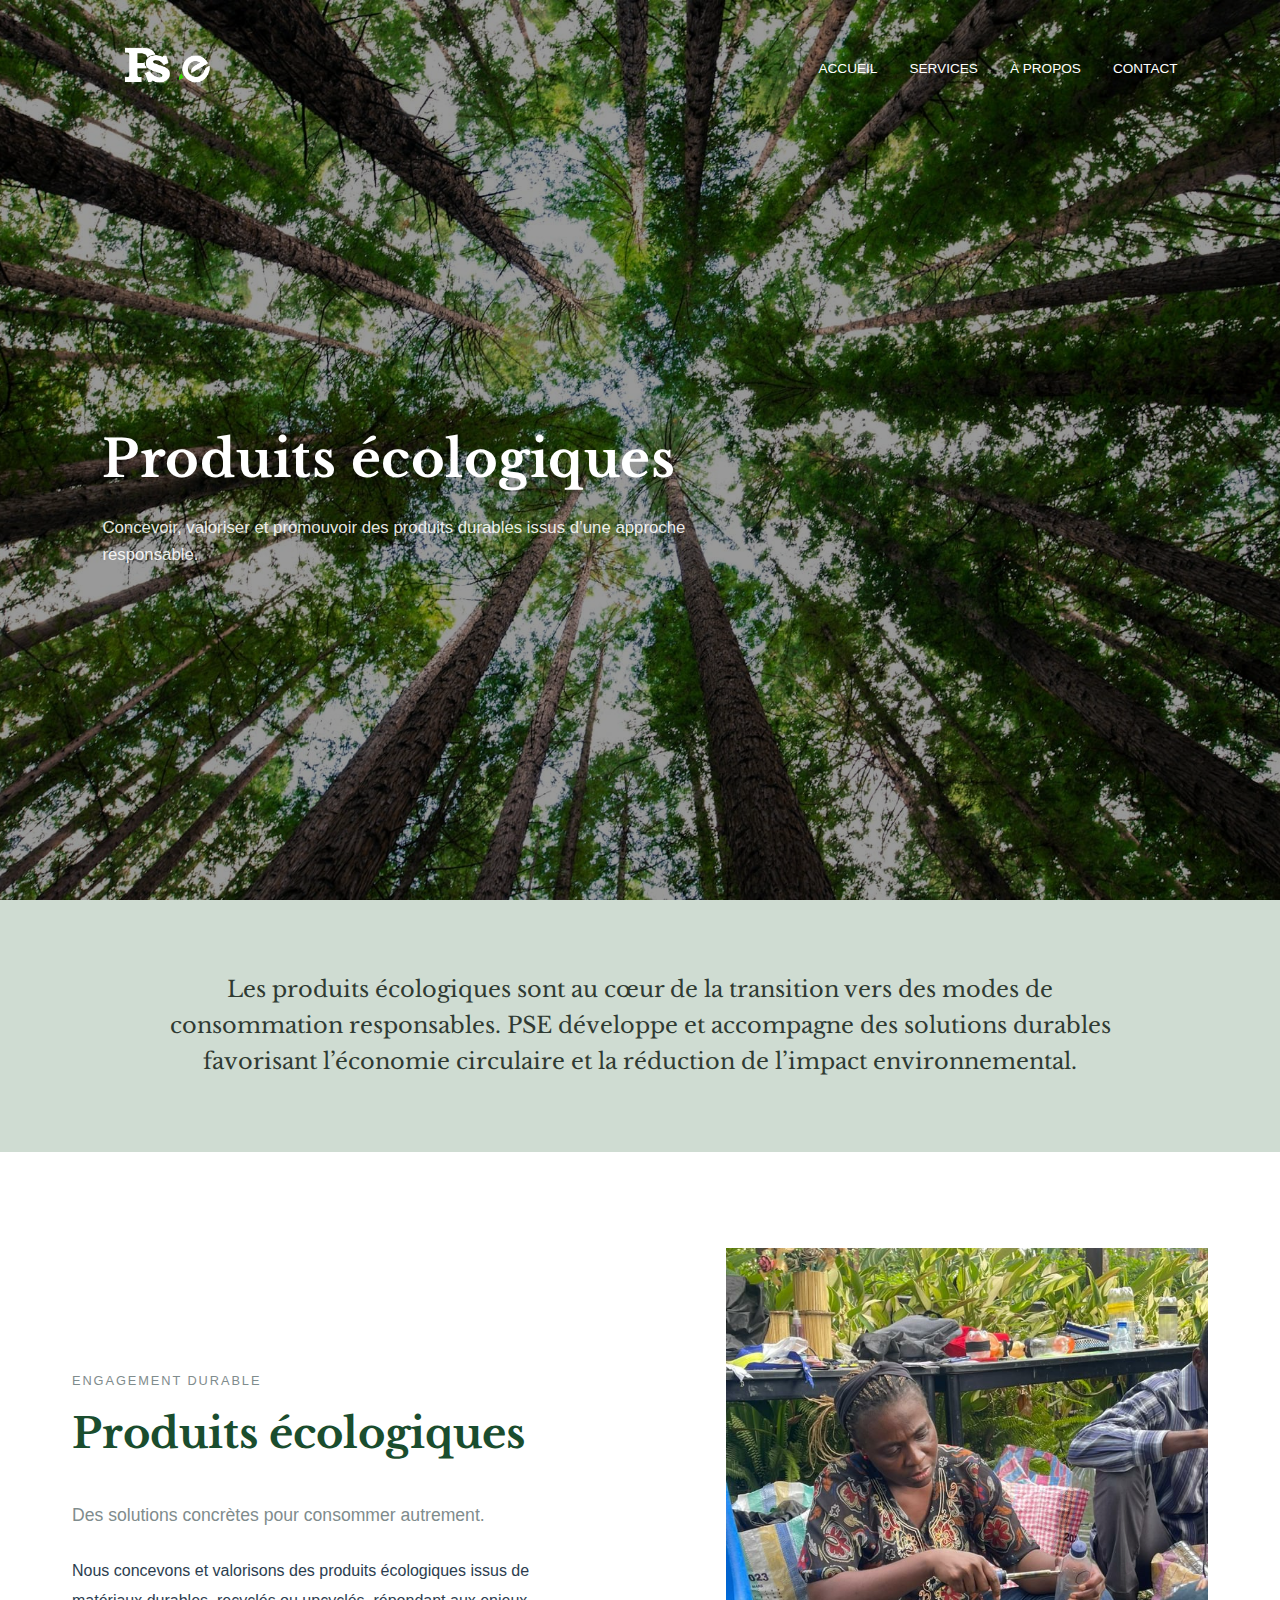
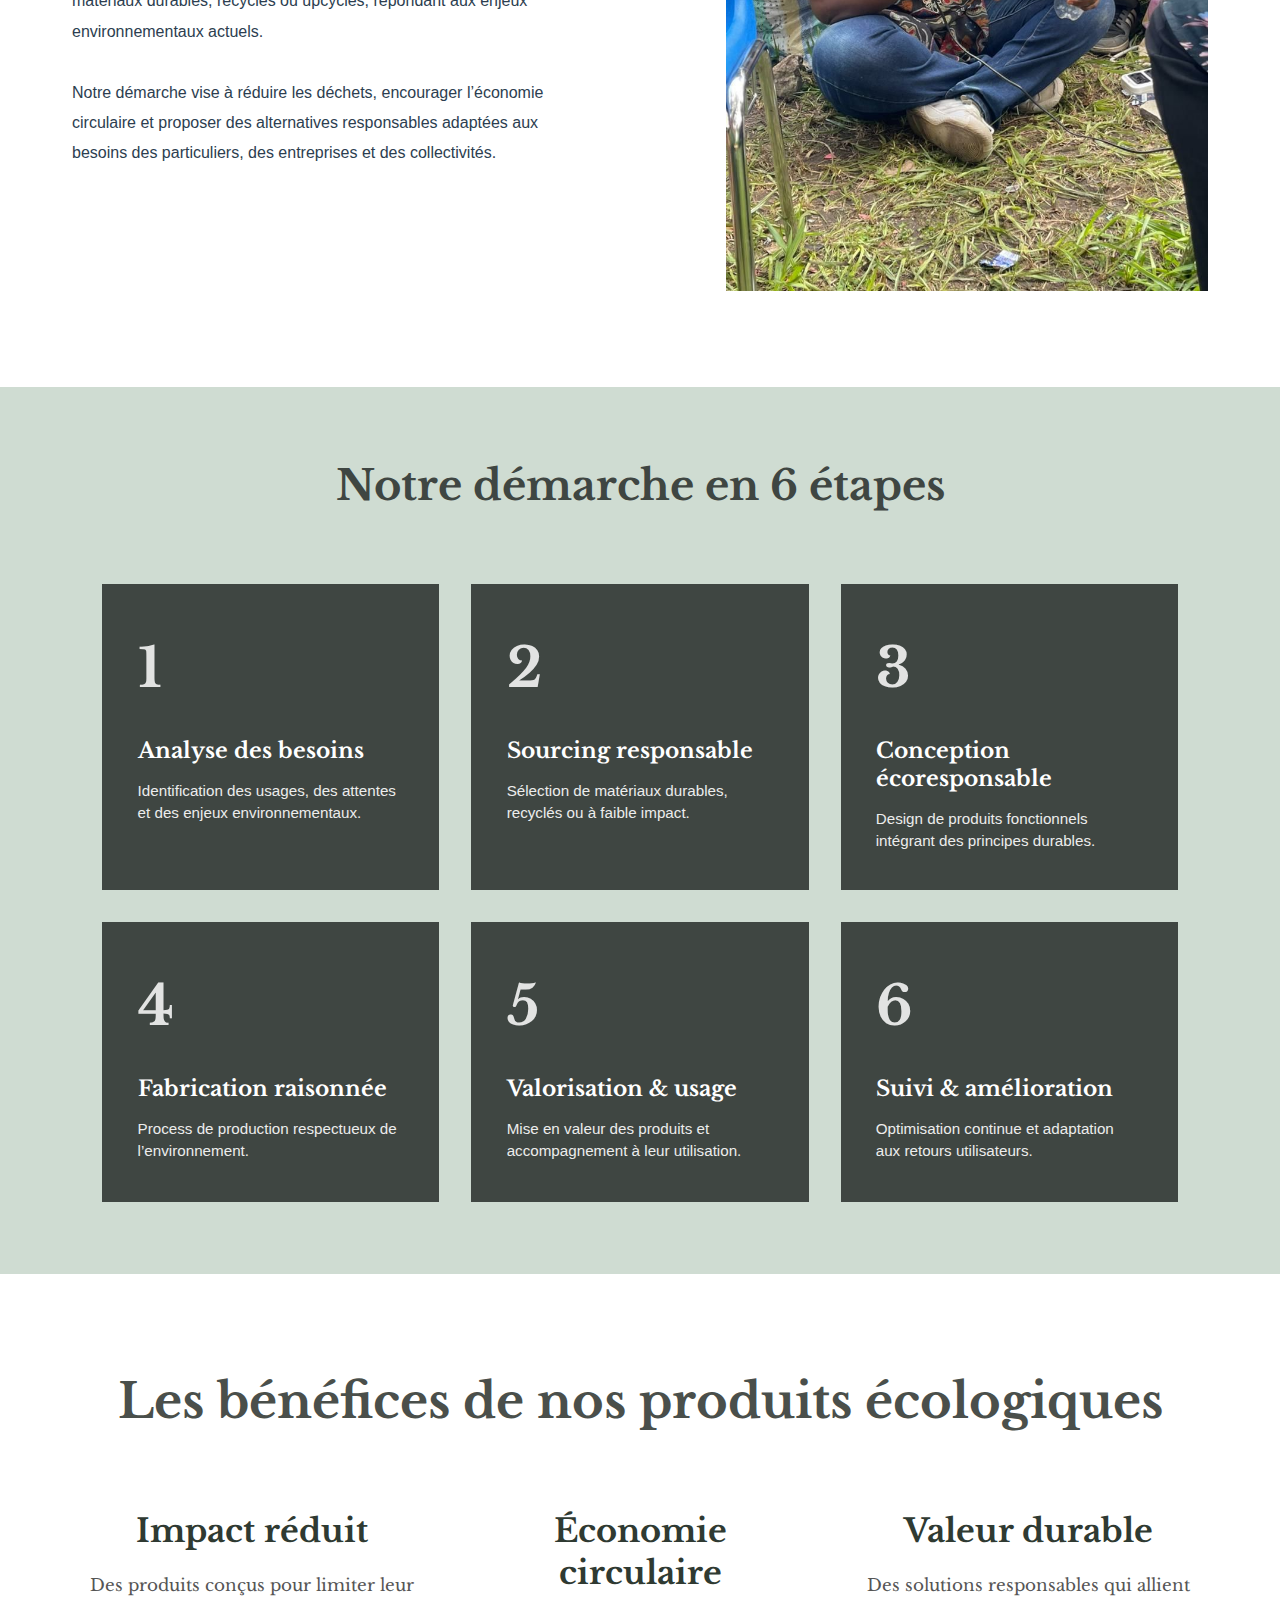
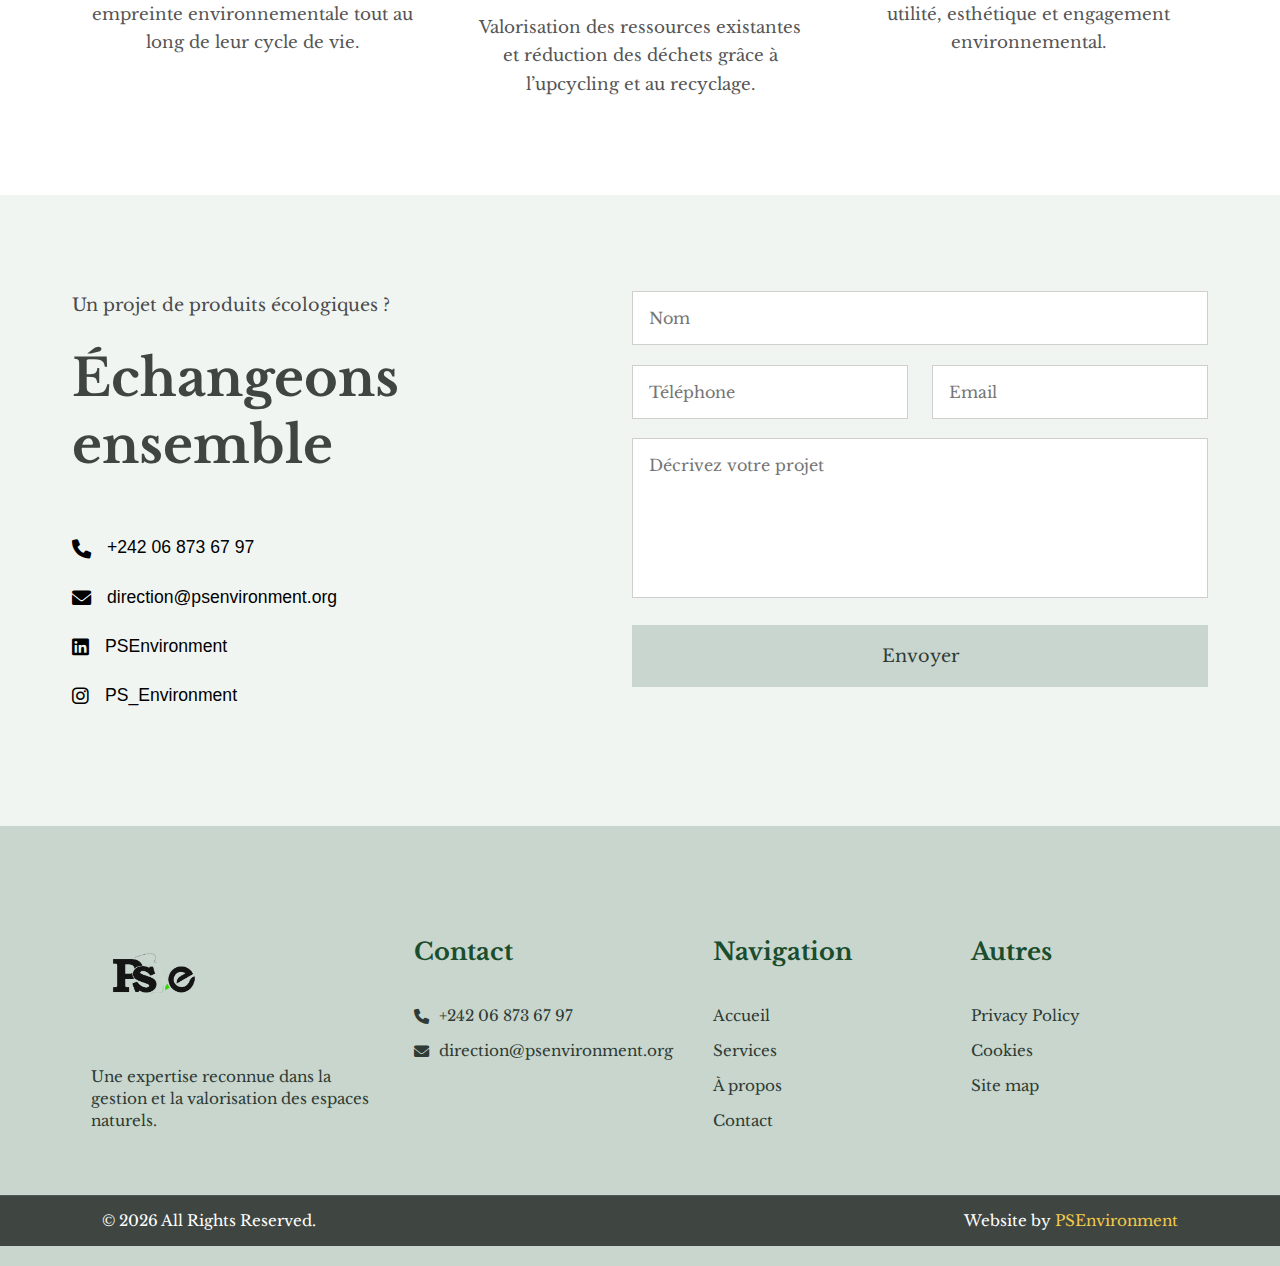
<file: produits-ecologiques.html>
<!DOCTYPE html>
<html lang="fr">
<link rel="icon" href="/faviconpse.png" sizes="any">
<link rel="icon" href="/faviconpse.png" type="image/svg+xml">
<link rel="apple-touch-icon" href="/faviconpse.png">
<head>
    <meta charset="UTF-8">
    <title>Produits écologiques | PSE</title>
    <meta name="viewport" content="width=device-width, initial-scale=1.0">

    <!-- Fonts -->
    <link rel="preconnect" href="https://fonts.googleapis.com">
    <link rel="preconnect" href="https://fonts.gstatic.com" crossorigin>
    <link href="https://fonts.googleapis.com/css2?family=Libre+Baskerville:wght@400;700&display=swap" rel="stylesheet">

    <!-- Icons -->
    <link rel="stylesheet" href="https://cdnjs.cloudflare.com/ajax/libs/font-awesome/6.0.0/css/all.min.css">

    <!-- CSS principal -->
    <link rel="stylesheet" href="css/style.css">
</head>
<body>

<!-- ================= HERO ================= -->
<section class="hero" style="background-image:url('images/hero-bg.jpg');">

    <div class="hero-top">
        <div class="hero-brand">
            <img src="images/logo-pse.png" alt="PSE">
        </div>

        <div class="hero-links">
            <a href="index.html">Accueil</a>
            <a href="services.html">Services</a>
            <a href="about.html">À propos</a>
            <a href="contact.html">Contact</a>
        </div>
    </div>

    <div class="hero-overlay"></div>

    <div class="hero-content">
        <h1>Produits écologiques</h1>
        <p>
            Concevoir, valoriser et promouvoir des produits durables
            issus d’une approche responsable.
        </p>
    </div>
</section>

<!-- ================= INTRO SERVICE ================= -->
<section class="about-intro">
    <div class="container">
        <p>
            Les produits écologiques sont au cœur de la transition vers
            des modes de consommation responsables. PSE développe et
            accompagne des solutions durables favorisant l’économie
            circulaire et la réduction de l’impact environnemental.
        </p>
    </div>
</section>

<!-- ================= DESCRIPTION ================= -->
<section class="section about-split">
    <div class="container about-grid-2">

        <div class="about-text">
            <span class="about-eyebrow">Engagement durable</span>
            <h2 class="about-title">Produits écologiques</h2>

            <p class="about-lead">
                Des solutions concrètes pour consommer autrement.
            </p>

            <p class="about-paragraph">
                Nous concevons et valorisons des produits écologiques
                issus de matériaux durables, recyclés ou upcyclés,
                répondant aux enjeux environnementaux actuels.
                <br><br>
                Notre démarche vise à réduire les déchets, encourager
                l’économie circulaire et proposer des alternatives
                responsables adaptées aux besoins des particuliers,
                des entreprises et des collectivités.
            </p>
        </div>

        <div class="about-image">
            <img src="images/upcycling.jpg" alt="Produits écologiques PSE">
        </div>

    </div>
</section>

<!-- ================= PROCESSUS (6 ÉTAPES) ================= -->
<section class="process-section">
    <h2 class="process-title">Notre démarche en 6 étapes</h2>

    <div class="process-grid">

        <div class="process-card">
            <span class="process-step">1</span>
            <h3>Analyse des besoins</h3>
            <p>Identification des usages, des attentes et des enjeux environnementaux.</p>
        </div>

        <div class="process-card">
            <span class="process-step">2</span>
            <h3>Sourcing responsable</h3>
            <p>Sélection de matériaux durables, recyclés ou à faible impact.</p>
        </div>

        <div class="process-card">
            <span class="process-step">3</span>
            <h3>Conception écoresponsable</h3>
            <p>Design de produits fonctionnels intégrant des principes durables.</p>
        </div>

        <div class="process-card">
            <span class="process-step">4</span>
            <h3>Fabrication raisonnée</h3>
            <p>Process de production respectueux de l’environnement.</p>
        </div>

        <div class="process-card">
            <span class="process-step">5</span>
            <h3>Valorisation & usage</h3>
            <p>Mise en valeur des produits et accompagnement à leur utilisation.</p>
        </div>

        <div class="process-card">
            <span class="process-step">6</span>
            <h3>Suivi & amélioration</h3>
            <p>Optimisation continue et adaptation aux retours utilisateurs.</p>
        </div>

    </div>
</section>

<!-- ================= BENEFICES ================= -->
<section class="service-benefits">
    <div class="container">

        <h2 class="benefits-title">
            Les bénéfices de nos produits écologiques
        </h2>

        <div class="benefits-grid">

            <div class="benefit-item">
                <h3>Impact réduit</h3>
                <p>
                    Des produits conçus pour limiter leur empreinte
                    environnementale tout au long de leur cycle de vie.
                </p>
            </div>

            <div class="benefit-item">
                <h3>Économie circulaire</h3>
                <p>
                    Valorisation des ressources existantes et réduction
                    des déchets grâce à l’upcycling et au recyclage.
                </p>
            </div>

            <div class="benefit-item">
                <h3>Valeur durable</h3>
                <p>
                    Des solutions responsables qui allient utilité,
                    esthétique et engagement environnemental.
                </p>
            </div>

        </div>

    </div>
</section>

<!-- ================= CONTACT ================= -->
<section class="contact-section">
    <div class="container contact-grid">

        <div class="contact-info">
            <p>Un projet de produits écologiques ?</p>
            <h2>Échangeons ensemble</h2>

            <ul class="contact-details">
                <li><i class="fas fa-phone"></i> +242 06 873 67 97</li>
                <li><i class="fas fa-envelope"></i> direction@psenvironment.org</li>
                <li><i class="fab fa-linkedin"></i> PSEnvironment</li>
                <li><i class="fab fa-instagram"></i> PS_Environment</li>
            </ul>
        </div>

        <form class="contact-form">
            <input type="text" placeholder="Nom">
            <div class="form-row">
                <input type="text" placeholder="Téléphone">
                <input type="email" placeholder="Email">
            </div>
            <textarea placeholder="Décrivez votre projet"></textarea>
            <button type="submit">Envoyer</button>
        </form>

    </div>
</section>

<!-- ================= FOOTER ================= -->
<footer class="site-footer">
    <div class="footer-inner">

        <div class="footer-column">
            <img src="images/logo-pse foot.png" class="footer-logo" alt="PSE">
            <p>
                Une expertise reconnue dans la gestion
                et la valorisation des espaces naturels.
            </p>
        </div>

        <div class="footer-column">
            <h4>Contact</h4>
            <ul>
                <li><i class="fas fa-phone"></i> +242 06 873 67 97</li>
                <li><i class="fas fa-envelope"></i> direction@psenvironment.org</li>
            </ul>
        </div>

        <div class="footer-column">
            <h4>Navigation</h4>
            <ul>
                <li>Accueil</li>
                <li>Services</li>
                <li>À propos</li>
                <li>Contact</li>
            </ul>
        </div>

        <div class="footer-column">
            <h4>Autres</h4>
            <ul>
                <li>Privacy Policy</li>
                <li>Cookies</li>
                <li>Site map</li>
            </ul>
        </div>

    </div>

    <div class="footer-bottom">
        <p>© 2026 All Rights Reserved.</p>
        <p>Website by <span>PSEnvironment</span></p>
    </div>
</footer>

</body>
</html>
</file>
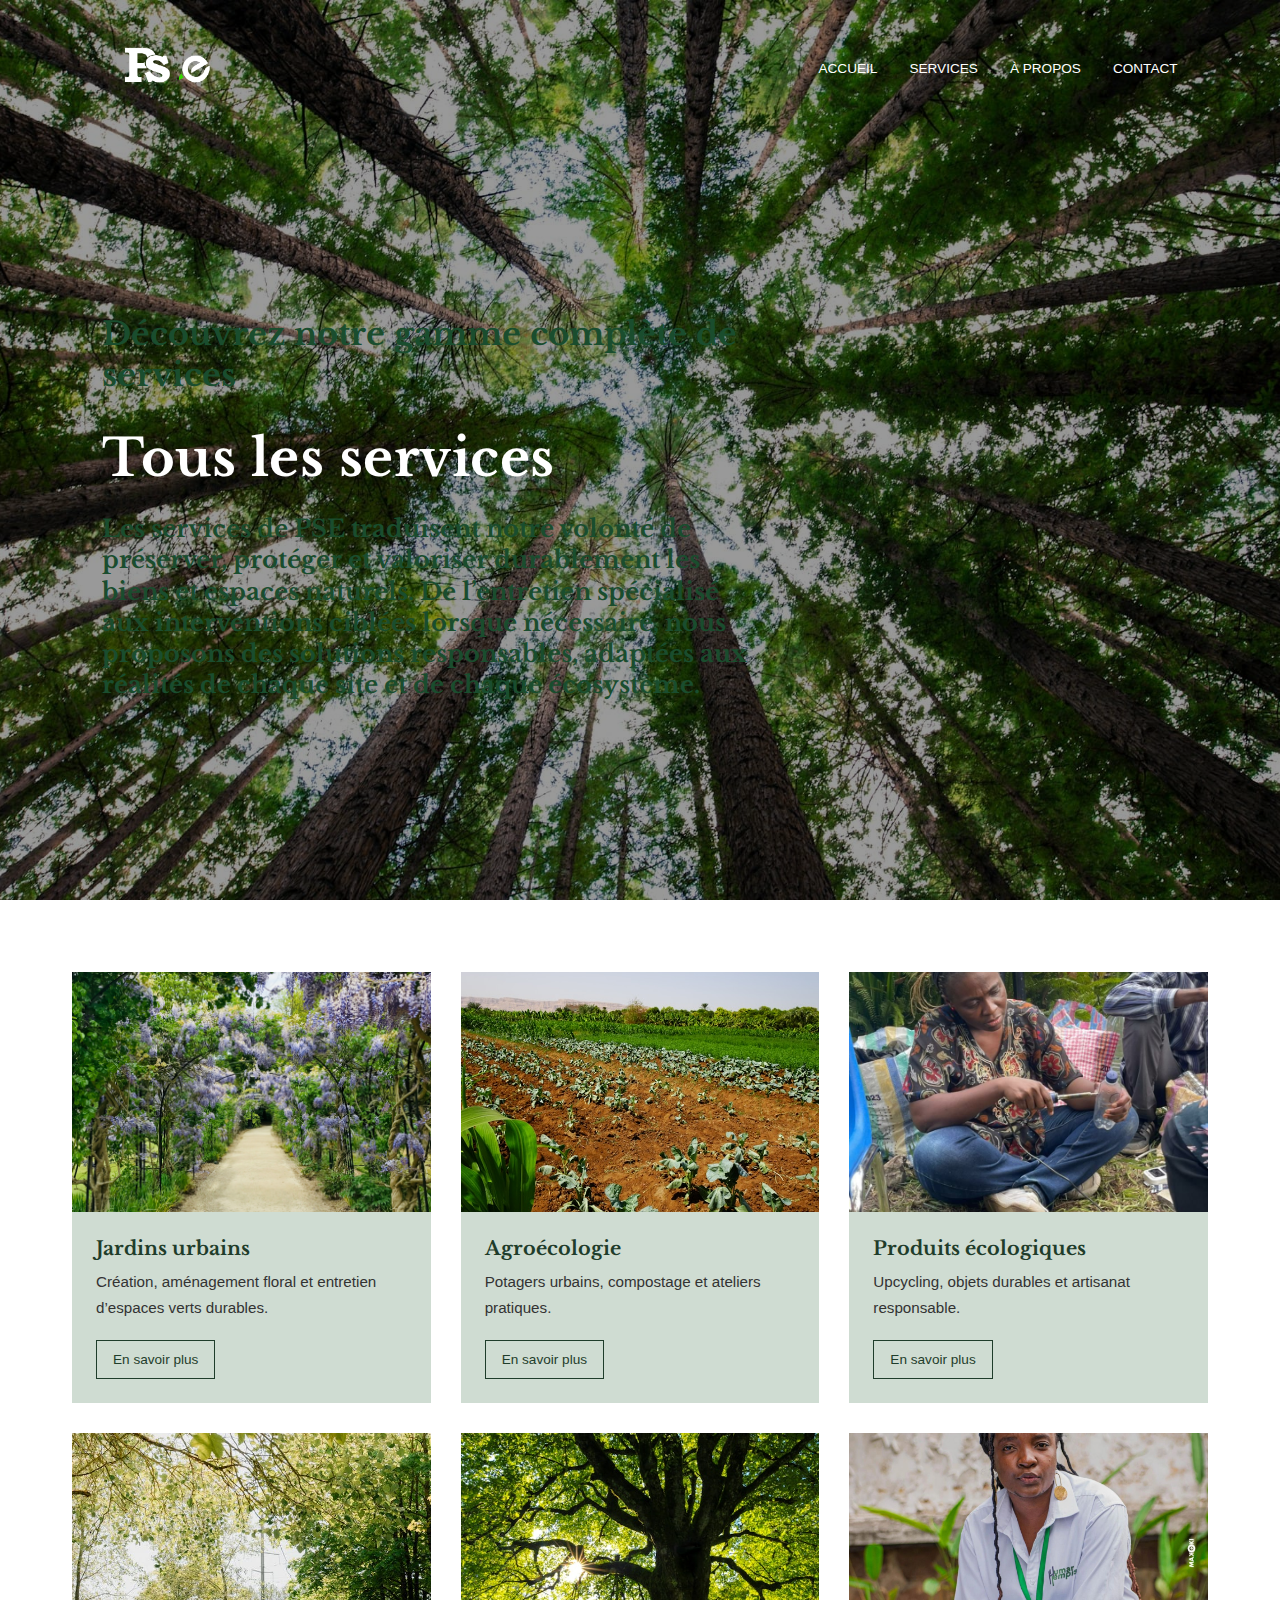
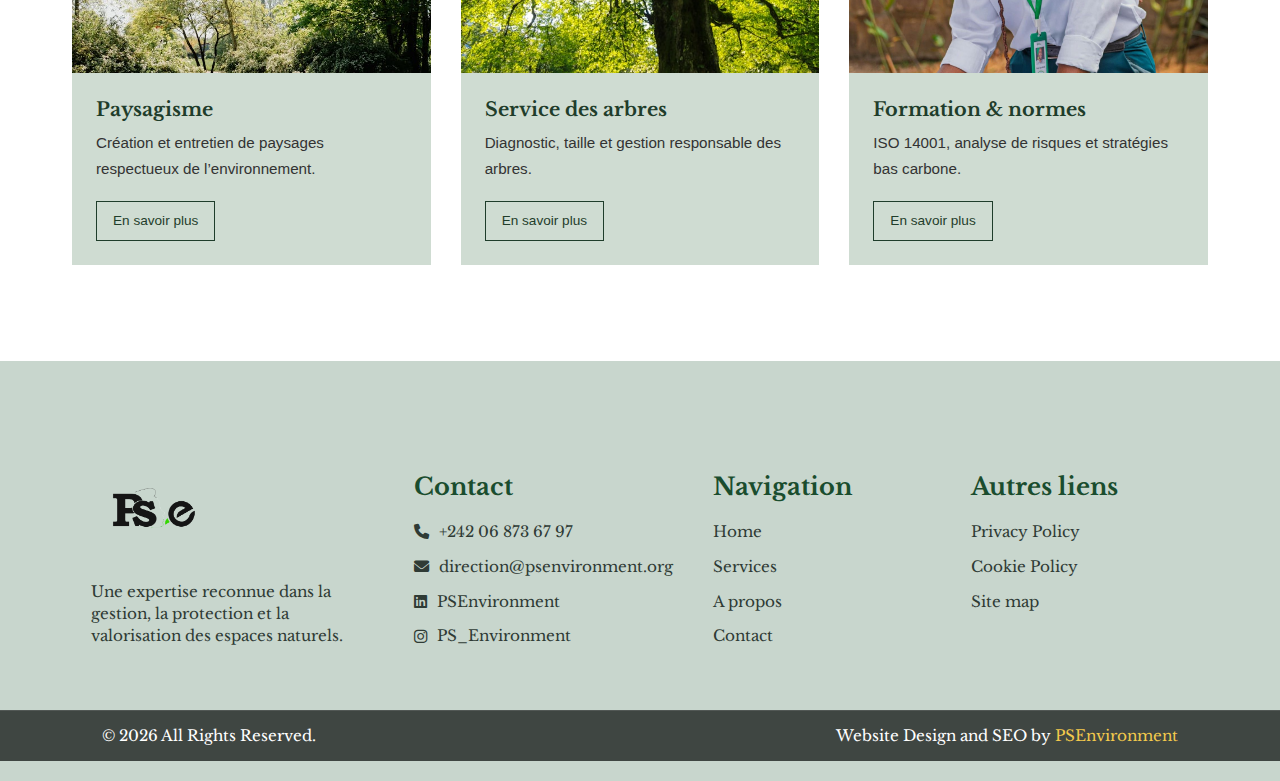
<file: services.html>
<!DOCTYPE html>
<html lang="fr">
<head>
    <meta charset="UTF-8">
    <meta name="viewport" content="width=device-width, initial-scale=1.0">
    <title>PSE - Services </title>
    <meta name="description" content="PSE est votre partenaire de confiance pour l'entretien, la protection et l'embellissement durable de l'environnement. Services techniques, solutions écologiques et formation.">
    
    <!-- Google Fonts -->
    <link rel="preconnect" href="https://fonts.googleapis.com">
    <link rel="preconnect" href="https://fonts.gstatic.com" crossorigin>
    <link href="https://fonts.googleapis.com/css2?family=Libre+Baskerville:wght@400;700&display=swap" rel="stylesheet">

    <!-- Font Awesome -->
    <link rel="stylesheet" href="https://cdnjs.cloudflare.com/ajax/libs/font-awesome/6.0.0/css/all.min.css">
    
    <!-- Custom CSS -->
    <link rel="stylesheet" href="css/style.css">
</head>
<body>
<body class="page-services">

  <!-- Hero Section -->
<section class="hero hero-services">
    
    <!-- Top overlay (logo + liens) -->
    <div class="hero-top">
        <div class="hero-brand">
            <img src="images/logo-pse.png" alt="PSE logo">
        </div>

        <div class="hero-links">
            <a href="index.html">Accueil</a>
            <a href="services.html">Services</a>
            <a href="about.html">À propos</a>
            <a href="contact.html">Contact</a>
        </div>
    </div>

    <!-- Overlay sombre -->
    <div class="hero-overlay"></div>

    <!-- Contenu central -->
    <div class="hero-content">
        <h2>Découvrez notre gamme complète de services</h2>
        <h1>Tous les services</h1>
        <h3>Les services de PSE traduisent notre volonté de préserver, protéger et valoriser  durablement les biens et espaces naturels. De l’entretien spécialisé aux interventions ciblées lorsque nécessaire, nous proposons des solutions responsables, adaptées aux réalités de chaque site et de chaque écosystème.</h3>
    </div>

</section>
      
<!-- SERVICES SECTION -->
<section class="services-section section">
  <div class="container">

    <!-- Titre + intro -->
      <!-- <div class="services-top">
      <div class="services-text">
        <h2>Nos services</h2>
        <p>
          Des solutions professionnelles et durables pour la protection,
          l’entretien et la valorisation de votre environnement.
        </p>
      </div>
    </div>  -->

    <!-- Grille -->
    <div class="services-grid">

      <div class="service-card">
        <img src="images/jardins.jpg" alt="Jardins urbains">
        <div class="service-content">
          <h3>Jardins urbains</h3>
          <p>Création, aménagement floral et entretien d’espaces verts durables.</p>
          <a href="services.html#paysagisme" class="btn-outline">En savoir plus</a>
        </div>
      </div>

      <div class="service-card">
        <img src="images/agroecologie.jpg" alt="Agroécologie">
        <div class="service-content">
          <h3>Agroécologie</h3>
          <p>Potagers urbains, compostage et ateliers pratiques.</p>
          <a href="services.html#agroecologie" class="btn-outline">En savoir plus</a>
        </div>
      </div>

      <div class="service-card">
        <img src="images/upcycling.jpg" alt="Produits écologiques">
        <div class="service-content">
          <h3>Produits écologiques</h3>
          <p>Upcycling, objets durables et artisanat responsable.</p>
          <a href="services.html#boutique" class="btn-outline">En savoir plus</a>
        </div>
      </div>

      <div class="service-card">
        <img src="images/paysagisme.jpg" alt="Paysagisme">
        <div class="service-content">
          <h3>Paysagisme</h3>
          <p>Création et entretien de paysages respectueux de l’environnement.</p>
          <a href="services.html#paysagisme" class="btn-outline">En savoir plus</a>
        </div>
      </div>

      <div class="service-card">
        <img src="images/arbres.jpg" alt="Service des arbres">
        <div class="service-content">
          <h3>Service des arbres</h3>
          <p>Diagnostic, taille et gestion responsable des arbres.</p>
          <a href="services.html#arbres" class="btn-outline">En savoir plus</a>
        </div>
      </div>

      <div class="service-card">
        <img src="images/formation.jpg" alt="Formation environnementale">
        <div class="service-content">
          <h3>Formation & normes</h3>
          <p>ISO 14001, analyse de risques et stratégies bas carbone.</p>
          <a href="services.html#formation" class="btn-outline">En savoir plus</a>
        </div>
      </div>

    </div>

    <!-- CTA -->
   <!-- <div class="services-cta">
      <a href="services.html" class="btn btn-services-hover">
        VOIR TOUS LES SERVICES
      </a>
    </div> --> 

  </div>
</section>

  <!-- Footer -->

<footer class="site-footer">
  <div class="footer-inner">

    <!-- Col 1 -->
    <div class="footer-col footer-brand">
      <img src="images/logo-pse foot.png" alt="PSE Logo" class="footer-logo">
      <p>
        Une expertise reconnue dans la gestion, la protection et la valorisation des espaces naturels.
      </p>
    </div>

    <!-- Col 2 -->
    <div class="footer-col">
      <h4>Contact</h4>
      <ul>
        <li><i class="fas fa-phone"></i> +242 06 873 67 97</li>
        <li><i class="fas fa-envelope"></i> direction@psenvironment.org</li>
        <li><i class="fab fa-linkedin"></i> PSEnvironment</li>
        <li><i class="fab fa-instagram"></i> PS_Environment</li>
      </ul>
    </div>

    <!-- Col 3 -->
    <div class="footer-col">
      <h4>Navigation</h4>
      <ul>
        <li>Home</li>
        <li>Services</li>
        <li>A propos</li>
        <li>Contact</li>
      </ul>
    </div>

    <!-- Col 4 -->
    <div class="footer-col">
      <h4>Autres liens</h4>
      <ul>
        <li>Privacy Policy</li>
        <li>Cookie Policy</li>
        <li>Site map</li>
      </ul>
    </div>

  </div>

  <div class="footer-bottom">
    <p>© 2026 All Rights Reserved.</p>
    <p>Website Design and SEO by <span> PSEnvironment</span></p>
  </div>
</footer>
</file>
<file: css/style.css>
*,
*::before,
*::after {
  box-sizing: border-box;
}

html, body {
  width: 100%;
  overflow-x: hidden;
}
:root {
    /* Palette PSE - Institutionnelle & Nature */
    --primary-color: #1a4d2e; /* Vert foncé profond - Professionnel & Nature */
    --primary-light: #4f775d; /* Vert plus doux pour les survols */
    --accent-color: #8bc34a; /* Vert vif pour l'action et la vitalité */
    
    --neutral-dark: #2c3e50; /* Gris foncé bleuté pour le texte principal - Très lisible */
    --neutral-mid: #7f8c8d; /* Gris moyen pour les sous-titres */
    --neutral-light: #f5f7fa; /* Blanc cassé/Gris très clair pour les fonds alternés */
    
    --white: #ffffff;
    --border-color: #e0e0e0;
    
    /* Typography */
    --font-heading: 'Libre Baskerville', serif;
    --font-body: 'Open Sans', sans-serif;
    
    /* Spacing */
    --spacing-xs: 0.5rem;
    --spacing-sm: 1rem;
    --spacing-md: 2rem;
    --spacing-lg: 4rem;
    --spacing-xl: 6rem;
    
    /* Shadows & Radius */
    --shadow-card: 0 4px 6px rgba(0,0,0,0.05);
    --shadow-hover: 0 10px 15px rgba(0,0,0,0.1);
    --radius-sm: 0px;
    --radius-md: 0px;
}

* {
    box-sizing: border-box;
    margin: 0;
    padding: 0;
}

body {
    font-family: var(--font-body);
    background-color: var(--white);
    color: var(--neutral-dark);
    line-height: 1.7;
    font-size: 16px;
    -webkit-font-smoothing: antialiased;
}

h1, h2, h3, h4, h5, h6 {
    font-family: var(--font-heading);
    color: var(--primary-color);
    margin-bottom: var(--spacing-sm);
    line-height: 1.3;
    font-weight: 700;
}

h1 { font-size: 2.5rem; }
h2 { font-size: 2rem; position: relative; padding-bottom: 15px; }
h3 { font-size: 1.5rem; }

/* Decorative underline for headings */
.section-title::after {
    content: '';
    display: block;
    width: 60px;
    height: 3px;
    background-color: var(--accent-color);
    margin-top: 10px;
    margin-left: auto;
    margin-right: auto;
}

.text-left .section-title::after {
    margin-left: 0;
}

a {
    text-decoration: none;
    color: inherit;
    transition: all 0.3s ease;
}

ul {
    list-style: none;
}

img {
    max-width: 100%;
    height: auto;
    display: block;
}

/* Layout Utilities */
.container {
    max-width: 1200px;
    margin: 0 auto;
    padding: 0 var(--spacing-md);
}

.section {
    padding: var(--spacing-xl) 0;
}

.bg-light {
    background-color: var(--neutral-light);
}

.text-center { text-align: center; }
.text-justify { text-align: justify; }

/* Buttons */
.btn {
    display: inline-block;
    padding: 14px 30px;
    background-color: var(--primary-color);
    color: var(--white);
    border-radius: var(--radius-sm);
    font-weight: 600;
    text-transform: uppercase;
    font-size: 0.9rem;
    letter-spacing: 0.5px;
    border: 2px solid var(--primary-color);
    cursor: pointer;
}

.btn:hover {
    background-color: var(--primary-light);
    border-color: var(--primary-light);
}

.btn-outline {
    background-color: transparent;
    color: var(--primary-color);
}

.btn-outline:hover {
    background-color: var(--primary-color);
    color: var(--white);
}

.btn-sm {
    padding: 8px 20px;
    font-size: 0.85rem;
}

/* ===== HERO ===== */

.hero {
    position: relative;
    min-height: 100vh;
    background: url("../images/hero-bg.jpg") center / cover no-repeat;
    display: flex;
    align-items: center;
    padding: 0 8%;
    color: #fff;
}

.hero-overlay {
    position: absolute;
    inset: 0;
    background: rgba(0,0,0,0.4);
    z-index: 1;
}

/* Haut : logo + liens */
.hero-top {
    position: absolute;
    top: 40px;
    left: 8%;
    right: 8%;
    display: flex;
    justify-content: space-between;
    align-items: center;
    z-index: 2;
}

.hero-brand img {
    height: 90px;
}

/* Liens */
.hero-links {
    display: flex;
    gap: 2rem;
}

.hero-links a {
    color: #fff;
    font-weight: 400;
    font-size: 0.85rem;
    text-transform: uppercase;
    position: relative;

    font-family: 'Montserrat', sans-serif;
}

/* Bouton devis */
.hero-cta {
    border: 2px solid #fff;
    padding: 6px 14px;
}

.hero-cta:hover {
    background: #fff;
    color: var(--primary-color);
}

/* Contenu principal */
.hero-content {
    position: relative;
    z-index: 2;
    max-width: 650px;
    margin-top: 130px;
}

.hero-content h1 {
    font-size: 3.2rem;
    line-height: 1.2;
    margin-bottom: 1.5rem;

    font-family: 'Libre Baskerville', serif;
    font-weight: 700;
    letter-spacing: 0.5px;
    color: #ffffff; /* optionnel mais recommandé sur image */
}

.hero-content p {
    font-size: 1.05rem;
    line-height: 1.6;
    margin-top: 0.5rem;
    margin-bottom: 2rem;
    color: rgba(255,255,255,0.9);
}

/* Boutons */
.hero-buttons {
    margin-top: 2.5rem;
    display: flex;
    gap: 1rem;
}

.btn-outline-light {
    background: transparent;
    border: 2px solid #fff;
    color: #fff;
}

.btn:hover {
    background-color: var(--primary-light);
    border-color: var(--primary-light);
}

.btn-outline-light:hover {
    background: #fff;
    color: var(--primary-color);
}

.card {
    background: var(--white);
    padding: 40px 30px;
    border-radius: var(--radius-md);
    box-shadow: var(--shadow-card);
    transition: transform 0.3s ease, box-shadow 0.3s ease;
    border-bottom: 4px solid transparent;
    text-align: center;
}

.card:hover {
    transform: translateY(-10px);
    box-shadow: var(--shadow-hover);
    border-bottom-color: var(--accent-color);
}

.card-icon {
    width: 80px;
    height: 80px;
    background-color: var(--neutral-light);
    border-radius: 50%;
    display: flex;
    align-items: center;
    justify-content: center;
    margin: 0 auto var(--spacing-md);
    color: var(--primary-color);
    font-size: 2rem;
    transition: background-color 0.3s;
}

.card:hover .card-icon {
    background-color: var(--primary-color);
    color: var(--white);
}

.card h3 {
    margin-bottom: var(--spacing-sm);
    font-size: 1.25rem;
}

.card p {
    color: var(--neutral-mid);
    font-size: 0.95rem;
    margin-bottom: var(--spacing-md);
}

.card-link {
    font-weight: 700;
    color: var(--primary-color);
    font-size: 0.9rem;
    text-transform: uppercase;
}

/* About Section */
.about-grid {
    display: grid;
    grid-template-columns: 1fr 1fr;
    gap: var(--spacing-xl);
    align-items: center;
}

.about-img {
    position: relative;
}

.about-img img {
    border-radius: var(--radius-md);
    box-shadow: var(--shadow-hover);
}

.about-img::before {
    content: '';
    position: absolute;
    top: -20px;
    left: -20px;
    width: 100px;
    height: 100px;
    border-top: 5px solid var(--accent-color);
    border-left: 5px solid var(--accent-color);
    z-index: -1;
}

/* Why Choose Us */
.reasons-grid {
    display: grid;
    grid-template-columns: repeat(auto-fit, minmax(250px, 1fr));
    gap: 30px;
    margin-top: var(--spacing-lg);
}

.reason-item {
    display: flex;
    gap: 20px;
    align-items: flex-start;
}

.reason-item i {
    font-size: 1.5rem;
    color: var(--accent-color);
    margin-top: 5px;
}

/* Services Page */
.page-header {
    background-color: var(--primary-color);
    color: var(--white);
    padding: 6rem 0;
    text-align: center;
    background-image: linear-gradient(rgba(26, 77, 46, 0.9), rgba(26, 77, 46, 0.9)), url('https://images.unsplash.com/photo-1441974231531-c6227db76b6e?auto=format&fit=crop&w=1920&q=80');
    background-size: cover;
    background-position: center;
}

.service-block {
    margin-bottom: var(--spacing-xl);
    padding-bottom: var(--spacing-xl);
    border-bottom: 1px solid var(--border-color);
}

.service-block:last-child {
    border-bottom: none;
    margin-bottom: 0;
    padding-bottom: 0;
}

.service-block-content {
    display: flex;
    gap: var(--spacing-xl);
    align-items: center;
}

.service-block-content.reverse {
    flex-direction: row-reverse;
}

.service-text {
    flex: 1;
}

.service-text ul {
    margin-top: var(--spacing-sm);
}

.service-text li {
    margin-bottom: 10px;
    position: relative;
    padding-left: 25px;
}

.service-text li::before {
    content: '\f00c';
    font-family: 'Font Awesome 6 Free';
    font-weight: 900;
    color: var(--accent-color);
    position: absolute;
    left: 0;
    top: 2px;
}

.service-img {
    flex: 1;
}

.service-img img {
    border-radius: var(--radius-md);
    box-shadow: var(--shadow-card);
}

/* Contact Page */
.contact-wrapper {
    display: grid;
    grid-template-columns: 1fr 2fr;
    gap: var(--spacing-lg);
    background: var(--white);
    border-radius: var(--radius-md);
    box-shadow: var(--shadow-card);
    overflow: hidden;
}

.contact-sidebar {
    background-color: var(--primary-color);
    color: var(--white);
    padding: 40px;
}

.contact-sidebar h3 {
    color: var(--white);
    margin-bottom: var(--spacing-md);
}

.contact-item {
    display: flex;
    gap: 15px;
    margin-bottom: 30px;
    align-items: flex-start;
}

.contact-item i {
    font-size: 1.2rem;
    color: var(--accent-color);
    margin-top: 5px;
}

.contact-main {
    padding: 40px;
}

.form-group {
    margin-bottom: 20px;
}

.form-group label {
    display: block;
    margin-bottom: 8px;
    font-weight: 600;
    font-size: 0.9rem;
}

.form-control {
    width: 100%;
    padding: 12px 15px;
    border: 1px solid var(--border-color);
    border-radius: var(--radius-sm);
    font-family: inherit;
    font-size: 1rem;
    transition: border-color 0.3s;
}

.form-control:focus {
    outline: none;
    border-color: var(--primary-color);
}

textarea.form-control {
    min-height: 150px;
    resize: vertical;
}

/* Footer */
footer {
    background-color: #1e272e;
    color: #b2bec3;
    padding: 60px 0 20px;
    font-size: 0.9rem;
}

.footer-top {
    display: grid;
    grid-template-columns: repeat(4, 1fr); /* structure stable */
    gap: 24px; /* AVANT 40px */
    margin-bottom: 40px;
    max-width: 1200px;
    margin-left: auto;
    margin-right: auto;
}

.footer-widget h4 {
    color: var(--white);
    margin-bottom: 25px;
    font-size: 1.1rem;
}

.footer-links li {
    margin-bottom: 12px;
}

.footer-links a:hover {
    color: var(--accent-color);
    padding-left: 5px;
}

.footer-bottom {
    border-top: 1px solid rgba(255,255,255,0.1);
    padding-top: 14px;
    text-align: center;
    font-size: 0.85rem;
}

.services-grid {
    display: grid;
    grid-template-columns: repeat(auto-fit, minmax(280px, 1fr));
    gap: 2rem;
    margin-top: 3rem;
}

.service-card {
    overflow: hidden;
    border-radius: 6px;
    background: #f5f7f5;
}

.service-card img {
    width: 100%;
    height: 260px;
    object-fit: cover;
    display: block;
}

.service-content {
    background: #cfdcd2;
    padding: 1.5rem;
}

.service-content h3 {
    font-size: 1.25rem;
    margin-bottom: 0.5rem;
    color: #1f3d2b;
}

.service-content p {
    font-size: 0.95rem;
    color: #333;
    margin-bottom: 1rem;
}

.btn-outline {
    display: inline-block;
    padding: 0.45rem 1rem;
    border: 1px solid #1f3d2b;
    color: #1f3d2b;
    text-decoration: none;
    font-size: 0.85rem;
}
.services-header {
    display: grid;
    grid-template-columns: 1fr auto;
    align-items: center;
    margin: 3rem 0 2rem;
    gap: 2rem;
}

.services-intro h3 {
    font-size: 2rem;
    margin-bottom: 0.5rem;
    color: #2f3a32;
}

.services-intro p {
    max-width: 520px;
    color: #555;
    font-size: 1rem;
}
.services-top {
    display: flex;
    justify-content: space-between;
    align-items: center;
    margin-bottom: 2.5rem;
}

.services-text h2 {
    font-family: 'Libre Baskerville', serif; /* AJOUT */
    font-size: 2.4rem;
    margin-bottom: 0.5rem;
    color: var(--primary-color);
}

.services-text p {
    font-family: 'Libre Baskerville', serif; /* AJOUT */
    max-width: 500px;
    color: var(--neutral-mid);
    font-weight: 400; /* IMPORTANT : plus élégant */
}

.services-btn .btn-dark {
    font-weight: 400; /* AVANT : 600 */
    letter-spacing: 0.5px; /* plus fin */
    text-transform: uppercase; /* on garde */
    font-size: 0.85rem;
}

/* ===== SERVICES SECTION (STYLE IMG 2) ===== */

.services-top {
    display: flex;
    justify-content: space-between;
    align-items: center;
    margin-bottom: 3rem;
}

.services-text h2 {
    font-family: 'Libre Baskerville', serif; /* AJOUT */
    font-size: 2.4rem;
    margin-bottom: 0.5rem;
    color: var(--primary-color);
}

.services-text p {
    font-family: 'Libre Baskerville', serif; /* AJOUT */
    max-width: 500px;
    color: var(--neutral-mid);
    font-weight: 400; /* IMPORTANT : plus élégant */
}

.services-grid {
    display: grid;
    grid-template-columns: repeat(3, 1fr);
    gap: 30px;
}

.service-card {
    background: var(--white);
}

.service-card img {
    height: 240px;
}

.service-content h3 {
    font-size: 1.2rem;
    margin-bottom: 0.5rem;
}

.service-content p {
    font-size: 0.95rem;
    margin-bottom: 1.2rem;
}

@media (max-width: 900px) {
    .services-grid {
        grid-template-columns: repeat(2, 1fr);
    }
}

@media (max-width: 600px) {
    .services-top {
        flex-direction: column;
        align-items: flex-start;
        gap: 1rem;
    }

    .services-grid {
        grid-template-columns: 1fr;
    }
}
img,
.card,
.service-card,
.about-img img,
.service-img img {
    border-radius: 0 !important;
}
.hero-links a:hover {
    opacity: 0.8;
}
.hero-overlay {
    background: rgba(0,0,0,0.4);
}
@media (max-width: 768px) {
    .hero-brand img {
        height: 70px;
    }
}
/* ===== ABOUT SPLIT (STYLE IMAGE 2) ===== */

.about-split {
    padding: 6rem 0;
}

.about-grid-2 {
    display: grid;
    grid-template-columns: 1.1fr 0.9fr;
    gap: 4rem;
    align-items: center;
}

/* Texte */
.about-eyebrow {
    display: block;
    font-size: 0.8rem;
    letter-spacing: 0.15em;
    text-transform: uppercase;
    color: var(--neutral-mid);
    margin-bottom: 1rem;
}

.about-title {
    font-family: 'Libre Baskerville', serif;
    font-size: 2.6rem;
    margin-bottom: 1.5rem;
}

.about-lead {
    font-size: 1.1rem;
    color: var(--neutral-mid);
    margin-bottom: 1.5rem;
    line-height: 1.8;
}

.about-paragraph {
    font-size: 1rem;
    line-height: 1.9;
    color: var(--neutral-dark);
    max-width: 520px;
}

/* Image */
.about-image img {
    width: 100%;
    height: auto;
    object-fit: cover;
}

/* Responsive */
@media (max-width: 900px) {
    .about-grid-2 {
        grid-template-columns: 1fr;
    }

    .about-image {
        margin-top: 3rem;
    }
}
/* ===== ABOUT INTRO BANNER (STYLE IMAGE 2) ===== */

.about-intro {
    background-color: #cfdcd2; /* vert doux identique à l’image */
    padding: 4.5rem 0;
}

.about-intro p {
    max-width: 980px;
    margin: 0 auto;
    text-align: center;
    font-family: 'Libre Baskerville', serif;
    font-size: 1.4rem;
    line-height: 1.6;
    color: #2f3a32;
    font-weight: 400;
}
@media (max-width: 768px) {
    .about-intro {
        padding: 3rem 1rem;
    }
}

/* ===============================
   TESTIMONIAL SIMPLE (BASE)
================================ */

.testimonial-section {
    background: #3f4642;
    color: #fff;
    padding: 70px 8%; /* AVANT : 120px */
    position: relative;
    overflow: hidden;
}

.testimonial-inner {
    max-width: 1100px;
    position: relative;
}

/* GROS GUILLEMETS */
.testimonial-quotes {
    position: absolute;
    left: -90px;
    top: 40px;
    font-size: 820px; /* PLUS GRAND */
    line-height: 0.8;
    font-family: 'Libre Baskerville', serif;
    color: rgba(255,255,255,0.12);
    pointer-events: none;
}

/* SOURCE */
.testimonial-source {
    display: block;
    margin-bottom: 1.5rem;
    font-size: 0.95rem;
    opacity: 0.75;
}

/* TEXTE */
.testimonial-text {
    font-family: 'Libre Baskerville', serif;
    font-size: 1.6rem; /* AVANT : 2.1rem */
    line-height: 1.4;
    font-weight: 400;
    max-width: 820px;
    margin-bottom: 2rem;
}

/* FOOTER */
.testimonial-footer {
    display: flex;
    align-items: center;
    gap: 1.5rem;
}

.testimonial-date {
    font-size: 0.9rem;
    opacity: 0.75;
}

/* BOUTON */
.testimonial-btn {
    border: 1px solid rgba(255,255,255,0.7);
    padding: 10px 22px;
    color: #ffffff;
    text-decoration: none;
    font-size: 0.9rem;
    letter-spacing: 0.5px;
    transition: all 0.3s ease;
}
/* ===============================
   CONTACT SECTION (IMG 2 STYLE)
================================ */

.contact-section {
    background: #f1f5f2;
    padding: 6rem 0;
}

.contact-grid {
    display: grid;
    grid-template-columns: 1fr 1.2fr;
    gap: 5rem;
    align-items: flex-start;
}

/* LEFT */
.contact-info p {
    font-family: 'Libre Baskerville', serif;
    font-size: 1.1rem;
    margin-bottom: 1.5rem;
    color: #4a4a4a;
}

.contact-info h2 {
    font-family: 'Libre Baskerville', serif;
    font-size: 3.2rem;
    margin-bottom: 2.5rem;
    color: #3f4642;
}

.contact-details li {
    display: flex;
    align-items: center;
    gap: 1rem;
    font-size: 1.1rem;
    margin-bottom: 1.2rem;
    color: #000;
}

.contact-details i {
    font-size: 1.2rem;
}

/* RIGHT */
.contact-form input,
.contact-form textarea {
    width: 100%;
    padding: 16px;
    font-size: 1rem;
    border: 1px solid #cfcfcf;
    margin-bottom: 1.2rem;
    font-family: 'Libre Baskerville', serif;
}

.form-row {
    display: grid;
    grid-template-columns: 1fr 1fr;
    gap: 1.5rem;
}

.contact-form textarea {
    min-height: 160px;
    resize: none;
}

.contact-form button {
    width: 100%;
    padding: 18px;
    background: #c9d6cf;
    border: none;
    font-size: 1.1rem;
    cursor: pointer;
    font-family: 'Libre Baskerville', serif;
}

/* Responsive */
@media (max-width: 900px) {
    .contact-grid {
        grid-template-columns: 1fr;
        gap: 3rem;
    }

    .contact-info h2 {
        font-size: 2.4rem;
    }
}
/* ===============================
   CUSTOMER COMMENTS
================================ */

.customer-comments {
    padding: 6rem 0;
    background: #ffffff;
}

.comments-title {
    text-align: center;
    font-family: 'Libre Baskerville', serif;
    font-size: 3rem;
    margin-bottom: 4rem;
    color: #4a4f4b;
}

.comments-grid {
    display: grid;
    grid-template-columns: repeat(3, 1fr);
    gap: 2rem;
}

/* CARD */
.comment-card {
    position: relative;
    padding: 3rem 2.5rem;
    min-height: 420px;
    overflow: hidden;
}

/* Couleurs */
.comment-card.dark {
    background: #3f4642;
    color: #ffffff;
}

.comment-card.light {
    background: #cfdcd2;
    color: #2f3a32;
}

/* Source */
.comment-source {
    display: block;
    font-size: 0.9rem;
    opacity: 0.7;
    margin-bottom: 2rem;
}

/* Texte */
.comment-text {
    font-family: 'Libre Baskerville', serif;
    font-size: 1.4rem;
    line-height: 1.5;
    margin-bottom: 3rem;
    position: relative;
    z-index: 2;
}

/* Date */
.comment-date {
    display: block;
    font-size: 0.9rem;
    opacity: 0.8;
    margin-bottom: 1.5rem;
}

/* Bouton */
.comment-btn {
    display: inline-block;
    border: 1px solid currentColor;
    padding: 10px 24px;
    font-size: 0.85rem;
    text-decoration: none;
    transition: all 0.3s ease;
}

.comment-btn:hover {
    background: currentColor;
    color: #fff;
}

/* GROS GUILLEMETS */
.comment-quote {
    position: absolute;
    bottom: -40px;
    right: -20px;
    font-family: 'Libre Baskerville', serif;
    font-size: 300px;
    line-height: 1;
    opacity: 0.08;
    pointer-events: none;
}

/* Responsive */
@media (max-width: 900px) {
    .comments-grid {
        grid-template-columns: 1fr;
    }

    .comment-card {
        min-height: auto;
    }
}
.site-footer {
  background: #c8d6cd; /* vert clair */
  font-family: 'Libre Baskerville', serif;
  color: #2f3b35;
}

/* Grille principale */
.footer-inner {
  max-width: 1200px;
  margin: 0 auto;
  padding: 50px 4%; /* AVANT 100px 8% */
  display: grid;
  grid-template-columns: 1.3fr 1fr 1fr 1fr;
  gap: 2.5rem; /* AVANT 4rem */
}


/* Logo */
.footer-logo {
  width: 130px;
  margin-bottom: 1.5rem;
}

/* Titres */
.site-footer h4 {
  font-size: 1.5rem;
  margin-bottom: 1.2rem;
}

/* Texte */
.site-footer p,
.site-footer li {
  font-size: 0.95rem;
  line-height: 1.45;
}

/* Listes */
.site-footer ul {
  list-style: none;
  padding: 0;
  margin: 0;
}

.site-footer li {
  margin-bottom: 0.8rem;
}

/* Bande du bas */
.footer-bottom {
  background: #3f4642;
  color: #fff;
  padding: 14px 8%;
  display: flex;
  justify-content: space-between;
  font-size: 0.85rem;
}

.footer-bottom span {
  color: #f2c94c;
}

.testimonial-btn:hover {
    background: #ffffff;
    color: #3f4642;
}
.footer-column {
    display: flex;
    flex-direction: column;
    gap: 1.2rem;
}
.site-footer li {
  display: flex;
  align-items: center;
  gap: 0.6rem;
}
/* ===== HERO : bouton NOUS CONTACTER uniquement ===== */

.hero-buttons .btn-contact {
    background-color: var(--primary-color);
    border: 2px solid var(--primary-color);
    color: #ffffff;
    transition: all 0.3s ease;
}

.hero-buttons .btn-contact:hover {
    background-color: transparent;
    color: #ffffff;
    border-color: #ffffff;
}
/* ===== BOUTON SERVICES – HOVER SPÉCIAL ===== */

.btn-services-hover {
    background-color: var(--primary-color);
    color: #ffffff;
    border: 2px solid var(--primary-color);
    padding: 14px 34px;
    font-size: 0.85rem;
    letter-spacing: 0.08em;
    font-weight: 500;
    text-transform: uppercase;
    transition: 
        background-color 0.35s ease,
        color 0.35s ease,
        border-color 0.35s ease;
}

/* HOVER : fond devient transparent */
.btn-services-hover:hover {
    background-color: transparent;
    color: var(--primary-color);
    border-color: var(--primary-color);
}

/* ===== HOVER ADAPTATIF - COMMENTAIRES ===== */

/* Cards SOMBRES */
.comment-card.dark .comment-btn {
    color: #ffffff;
    border-color: #ffffff;
}

.comment-card.dark .comment-btn:hover {
    background: #ffffff;
    color: #000000;
    border-color: #ffffff;
}

/* Cards CLAIRES */
.comment-card.light .comment-btn {
    color: #000000;
    border-color: #000000;
}

.comment-card.light .comment-btn:hover {
    background: #000000;
    color: #ffffff;
    border-color: #000000;
}
/* ===== BOUTON ENVOYER – ANIMATION ===== */

.contact-form button {
    background: #c9d6cf; /* couleur actuelle */
    color: #2f3b35;
    border: 2px solid transparent;
    font-family: 'Libre Baskerville', serif;
    font-size: 1.1rem;
    padding: 18px;
    cursor: pointer;
    transition: 
        background-color 0.35s ease,
        color 0.35s ease,
        border-color 0.35s ease;
}

.contact-form button:hover {
    background: transparent;
    color: var(--primary-color); /* vert intense */
    border-color: var(--primary-color);
}
.services-section {
    padding-top: 1.5rem; /* au lieu de 6rem */
}

.hero-services {
    min-height: 100vh;
}

/* ===============================
   PROCESS – STYLE IMAGE 2 (COMPACT)
================================ */

.process-section {
    background: #cfdcd2;
    padding: 4.5rem 8%;
}

.process-title {
    text-align: center;
    font-family: 'Libre Baskerville', serif;
    font-size: 2.6rem;
    color: #3f4642;
    margin-bottom: 3.5rem;
}

/* GRID */
.process-grid {
    display: grid;
    grid-template-columns: repeat(3, 1fr);
    gap: 2rem;
}

/* CARD */
.process-card {
    background: #3f4642;
    color: #ffffff;
    padding: 2.4rem 2.2rem;
    position: relative;
    min-height: 280px;
}

/* NUMÉRO */
.process-step {
    display: block;
    font-family: 'Libre Baskerville', serif;
    font-size: 3.4rem;
    font-weight: 700;
    margin-bottom: 1.4rem;
    opacity: 0.85;
}

/* TITRE */
.process-card h3 {
    font-family: 'Libre Baskerville', serif;
    font-size: 1.35rem;
    margin-bottom: 0.9rem;
    color: #ffffff;
}

/* TEXTE */
.process-card p {
    font-size: 0.95rem;
    line-height: 1.45;
    opacity: 0.9;
    max-width: 100%;
}

/* RESPONSIVE */
@media (max-width: 1100px) {
    .process-grid {
        grid-template-columns: repeat(2, 1fr);
    }
}

@media (max-width: 700px) {
    .process-grid {
        grid-template-columns: 1fr;
    }

    .process-title {
        font-size: 2.2rem;
    }

    .process-card {
        min-height: auto;
        padding: 2rem 1.8rem;
    }
}

/* ===============================
   SERVICE BENEFITS (STYLE IMG)
================================ */

.service-benefits {
    padding: 6rem 0;
    background: #ffffff;
}

.benefits-title {
    font-family: 'Libre Baskerville', serif;
    font-size: 3rem;
    text-align: center;
    margin-bottom: 4rem;
    color: #4a4f4b;
}

/* Grille */
.benefits-grid {
    display: grid;
    grid-template-columns: repeat(3, 1fr);
    gap: 4rem;
    max-width: 1100px;
    margin: 0 auto;
}

/* Item */
.benefit-item h3 {
    font-family: 'Libre Baskerville', serif;
    font-size: 2rem;
    margin-bottom: 1.2rem;
    color: #2f3a32;
    text-align: center;
}

.benefit-item p {
    font-family: 'Libre Baskerville', serif;
    font-size: 1.05rem;
    line-height: 1.7;
    color: #555;
    text-align: center;
}

/* Responsive */
@media (max-width: 900px) {
    .benefits-grid {
        grid-template-columns: 1fr;
        gap: 3rem;
    }

    .benefits-title {
        font-size: 2.4rem;
    }

    .benefit-item h3 {
        font-size: 1.7rem;
    }
}

/* ===============================
   HEADER / HERO – VERSION STABLE
================================ */

.hero-top {
    position: absolute;
    top: 0;
    left: 0;
    right: 0;
    padding: 1.5rem 8%;
    display: flex;
    justify-content: space-between;
    align-items: center;
    z-index: 50;
}

.hero-brand img {
    height: 90px;
}

/* Desktop menu */
.hero-links {
    display: flex;
    gap: 2rem;
}

.hero-links a {
    color: white;
    font-size: 0.85rem;
    text-transform: uppercase;
}

/* Burger hidden desktop */
.mobile-menu-toggle,
.mobile-menu {
    display: none;
}

/* ===============================
   MOBILE HEADER
================================ */
@media (max-width: 768px) {

    .hero-top {
        padding: 1rem 1.2rem;
    }

    .hero-brand img {
        height: 64px; /* LOGO PLUS GRAND */
    }

    .hero-links {
        display: none;
    }

    .mobile-menu-toggle {
        display: flex;
        flex-direction: column;
        gap: 6px;
        cursor: pointer;
        z-index: 60;
    }

    .mobile-menu-toggle span {
        width: 28px;
        height: 2px;
        background: #fff;
    }

    .mobile-menu {
        position: fixed;
        inset: 0;
        background: rgba(0,0,0,0.96);
        display: flex;
        flex-direction: column;
        justify-content: center;
        align-items: center;
        gap: 2rem;
        transform: translateX(100%);
        transition: transform 0.3s ease;
        z-index: 55;
    }

    .mobile-menu.active {
        transform: translateX(0);
    }

    .mobile-menu a {
        color: #fff;
        font-size: 2rem;
        font-family: 'Libre Baskerville', serif;
    }
}

.hero-overlay {
    pointer-events: none;
}

html, body {
    max-width: 100%;
    overflow-x: hidden;
}

section, header, footer {
    max-width: 100%;
    overflow-x: hidden;
}

.hero,
.hero-top,
.hero-content,
.testimonial-section,
.process-section {
    overflow-x: hidden;
}

.testimonial-quotes {
    display: none;
}
</file>
